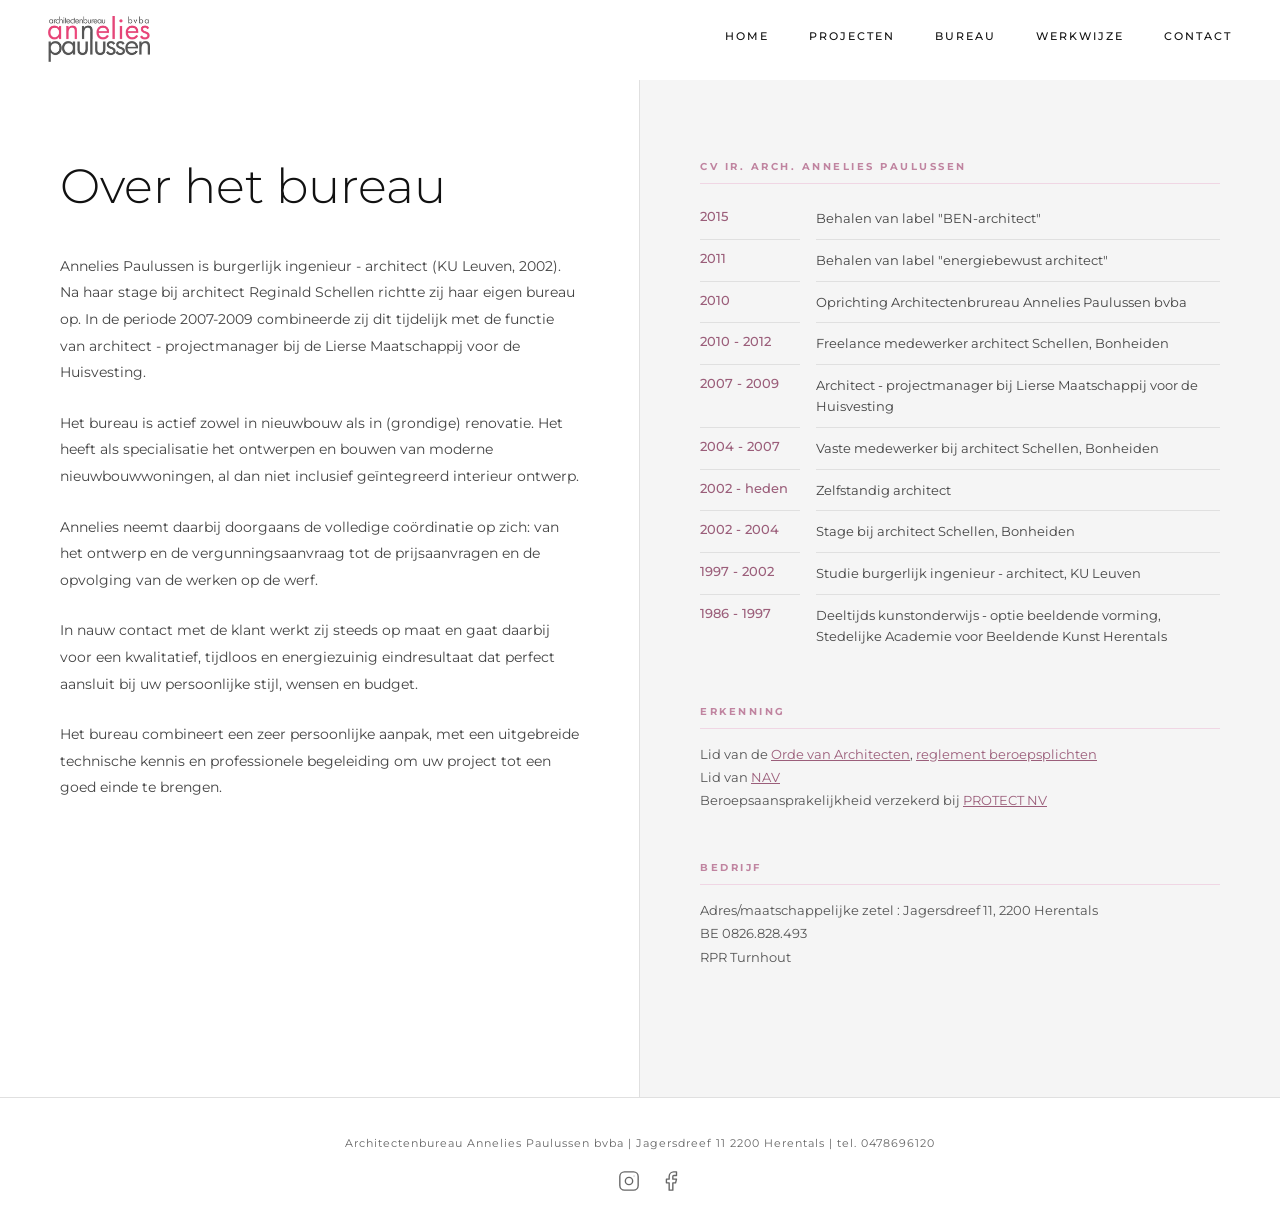
<file: bureau/index.html>
<!DOCTYPE html>
<html lang="nl">
<head>
<meta charset="UTF-8">
<meta name="viewport" content="width=device-width, initial-scale=1.0">
<title>Bureau – Annelies Paulussen Architectenbureau</title>
<link href="https://fonts.googleapis.com/css2?family=Cormorant+Garamond:ital,wght@0,300;0,400;0,500;1,300;1,400&family=Montserrat:wght@300;400;500;600&display=swap" rel="stylesheet">
<link rel="stylesheet" href="../css/style.css">
</head>
<body>
<nav id="navbar">
  <a href="../" aria-label="Home" class="logo-link">
    <img
      src="../images/logo.png"
      alt="Annelies Paulussen Architectenbureau"
      class="logo"
      onerror="this.style.display='none'; document.getElementById('logo-text').style.display='block'"
    >
    <div id="logo-text" style="display:none; cursor:pointer; font-family:'Cormorant Garamond',serif; font-size:18px; letter-spacing:1px;">
      <span style="color:var(--accent)">annelies</span><br>
      <span style="font-size:14px; letter-spacing:2px;">paulussen</span>
    </div>
  </a>

  <ul class="nav-links">
    <li><a href="../">Home</a></li>
    <li>
      <a href="../projecten/">Projecten</a>
      <div class="dropdown">
        <a href="../nieuwbouw/">Nieuwbouw</a>
        <a href="../renovatie/">Renovatie</a>
      </div>
    </li>
    <li><a href="./">Bureau</a></li>
    <li><a href="../werkwijze/">Werkwijze</a></li>
    <li><a href="../contact/">Contact</a></li>
  </ul>

  <button class="hamburger" id="hamburger" aria-label="Menu" onclick="toggleMobileNav()">
    <span></span><span></span><span></span>
  </button>
</nav>

<div class="mobile-nav-backdrop" id="mobileNavBackdrop" onclick="closeMobileNav()"></div>
<nav class="mobile-nav" id="mobileNav">
  <div class="mobile-nav-links">
    <a href="../" class="mn-link">Home</a>
    <a href="../projecten/" class="mn-link">Projecten</a>
    <a href="../nieuwbouw/" class="mn-sub">Nieuwbouw</a>
    <a href="../renovatie/" class="mn-sub">Renovatie</a>
    <a href="./" class="mn-link">Bureau</a>
    <a href="../werkwijze/" class="mn-link">Werkwijze</a>
    <a href="../contact/" class="mn-link">Contact</a>
  </div>
</nav>
<div id="bureau" class="page">
  <div class="bureau-content">
    <div class="bureau-text">
      <h2 class="reveal">Over het bureau</h2>
      <p class="reveal">Annelies Paulussen is burgerlijk ingenieur - architect (KU Leuven, 2002). Na haar stage bij architect Reginald Schellen richtte zij haar eigen bureau op. In de periode 2007-2009 combineerde zij dit tijdelijk met de functie van architect - projectmanager bij de Lierse Maatschappij voor de Huisvesting.</p>
      <p class="reveal">Het bureau is actief zowel in nieuwbouw als in (grondige) renovatie. Het heeft als specialisatie het ontwerpen en bouwen van moderne nieuwbouwwoningen, al dan niet inclusief geïntegreerd interieur ontwerp. </p>
      <p class="reveal">Annelies neemt daarbij doorgaans de volledige coördinatie op zich: van het ontwerp en de vergunningsaanvraag tot de prijsaanvragen en de opvolging van de werken op de werf.</p>
      <p class="reveal">In nauw contact met de klant werkt zij steeds op maat en gaat daarbij voor een kwalitatief, tijdloos en energiezuinig eindresultaat dat perfect aansluit bij uw persoonlijke stijl, wensen en budget.</p>
      <p class="reveal">Het bureau combineert een zeer persoonlijke aanpak, met een uitgebreide technische kennis en professionele begeleiding om uw project tot een goed einde te brengen.</p>
    </div>
    <div class="bureau-aside">
      <div class="info-block reveal">
        <h4>CV Ir. Arch. Annelies Paulussen</h4>
        <div class="cv-grid">
          <div class="cv-year">2015</div>
          <div class="cv-desc">Behalen van label "BEN-architect"</div>

          <div class="cv-year">2011</div>
          <div class="cv-desc">Behalen van label "energiebewust architect"</div>

          <div class="cv-year">2010</div>
          <div class="cv-desc">Oprichting Architectenbrureau Annelies Paulussen bvba</div>

          <div class="cv-year">2010 - 2012</div>
          <div class="cv-desc">Freelance medewerker architect Schellen, Bonheiden</div>

          <div class="cv-year">2007 - 2009</div>
          <div class="cv-desc">Architect - projectmanager bij Lierse Maatschappij voor de Huisvesting</div>

          <div class="cv-year">2004 - 2007</div>
          <div class="cv-desc">Vaste medewerker bij architect Schellen, Bonheiden</div>

          <div class="cv-year">2002 - heden</div>
          <div class="cv-desc">Zelfstandig architect</div>

          <div class="cv-year">2002 - 2004</div>
          <div class="cv-desc">Stage bij architect Schellen, Bonheiden</div>

          <div class="cv-year">1997 - 2002</div>
          <div class="cv-desc">Studie burgerlijk ingenieur - architect, KU Leuven</div>

          <div class="cv-year">1986 - 1997</div>
          <div class="cv-desc">Deeltijds kunstonderwijs - optie beeldende vorming, Stedelijke Academie voor Beeldende Kunst Herentals</div>
        </div>
      </div>
      <div class="info-block reveal">
        <h4>Erkenning</h4>
        <p>Lid van de <a href="https://www.architect.be" style="color:var(--accent-dark)">Orde van Architecten</a>, <a href="https://www.architect.be/architecten/reglement-van-beroepsplichten" style="color:var(--accent-dark)">reglement beroepsplichten</a> <br>Lid van <a href="https://www.nav.be" style="color:var(--accent-dark)">NAV<a/> <br>Beroepsaansprakelijkheid verzekerd bij <a href="https://protect.be" style="color:var(--accent-dark)">PROTECT NV<a/> </p>
      </div>
      <div class="info-block reveal">
        <h4>Bedrijf</h4>
        <p>Adres/maatschappelijke zetel :  Jagersdreef 11, 2200 Herentals<br>BE 0826.828.493<br>RPR Turnhout</p>
      </div>
    </div>
  </div>
  <footer>
    <div class="footer-address">
      Architectenbureau Annelies Paulussen bvba | Jagersdreef 11 2200 Herentals | tel. 0478696120
    </div>
    <div class="footer-social">
      <a href="https://www.instagram.com/architect_annelies_paulussen/" target="_blank" rel="noopener" aria-label="Instagram">
        <svg xmlns="http://www.w3.org/2000/svg" viewBox="0 0 24 24" fill="none" stroke="currentColor" stroke-width="1.5" stroke-linecap="round" stroke-linejoin="round">
          <rect x="2" y="2" width="20" height="20" rx="5" ry="5"/>
          <circle cx="12" cy="12" r="4"/>
          <circle cx="17.5" cy="6.5" r="0.5" fill="currentColor" stroke="none"/>
        </svg>
      </a>
      <a href="https://www.facebook.com/ArchitectenbureauAnneliesPaulussenbv/" target="_blank" rel="noopener" aria-label="Facebook">
        <svg xmlns="http://www.w3.org/2000/svg" viewBox="0 0 24 24" fill="none" stroke="currentColor" stroke-width="1.5" stroke-linecap="round" stroke-linejoin="round">
          <path d="M18 2h-3a5 5 0 0 0-5 5v3H7v4h3v8h4v-8h3l1-4h-4V7a1 1 0 0 1 1-1h3z"/>
        </svg>
      </a>
    </div>
  </footer>

</div>

<script src="../js/main.js"></script>
</body>
</html>
</file>
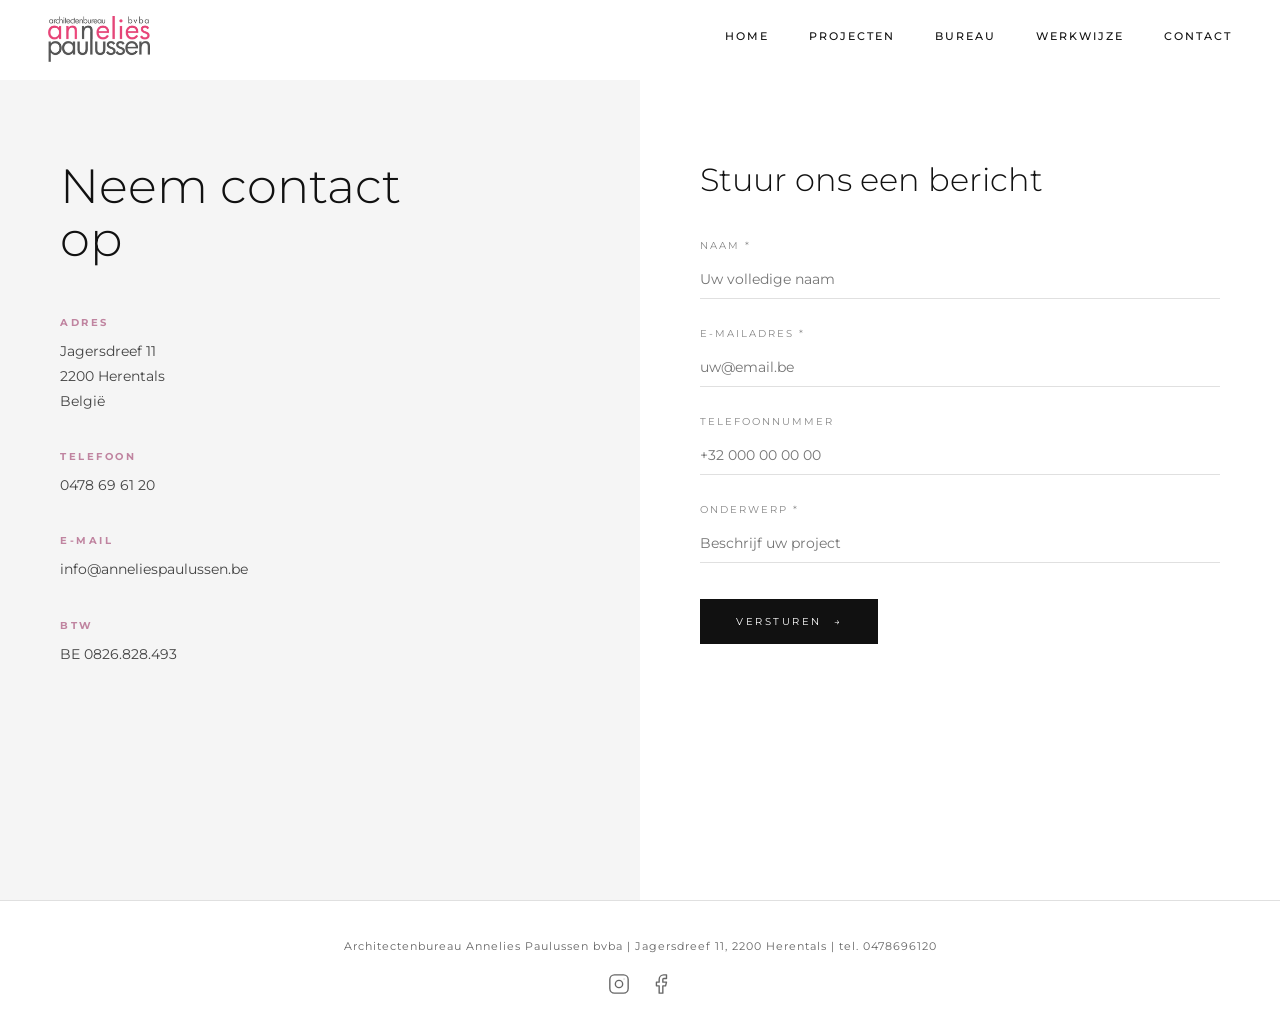
<file: contact/index.html>
<!DOCTYPE html>
<html lang="nl">
<head>
<meta charset="UTF-8">
<meta name="viewport" content="width=device-width, initial-scale=1.0">
<title>Contact – Annelies Paulussen Architectenbureau</title>
<link href="https://fonts.googleapis.com/css2?family=Cormorant+Garamond:ital,wght@0,300;0,400;0,500;1,300;1,400&family=Montserrat:wght@300;400;500;600&display=swap" rel="stylesheet">
<link rel="stylesheet" href="../css/style.css">
</head>
<body>
<nav id="navbar">
  <a href="../" aria-label="Home" class="logo-link">
    <img
      src="../images/logo.png"
      alt="Annelies Paulussen Architectenbureau"
      class="logo"
      onerror="this.style.display='none'; document.getElementById('logo-text').style.display='block'"
    >
    <div id="logo-text" style="display:none; cursor:pointer; font-family:'Cormorant Garamond',serif; font-size:18px; letter-spacing:1px;">
      <span style="color:var(--accent)">annelies</span><br>
      <span style="font-size:14px; letter-spacing:2px;">paulussen</span>
    </div>
  </a>

  <ul class="nav-links">
    <li><a href="../">Home</a></li>
    <li>
      <a href="../projecten/">Projecten</a>
      <div class="dropdown">
        <a href="../nieuwbouw/">Nieuwbouw</a>
        <a href="../renovatie/">Renovatie</a>
      </div>
    </li>
    <li><a href="../bureau/">Bureau</a></li>
    <li><a href="../werkwijze/">Werkwijze</a></li>
    <li><a href="./">Contact</a></li>
  </ul>

  <button class="hamburger" id="hamburger" aria-label="Menu" onclick="toggleMobileNav()">
    <span></span><span></span><span></span>
  </button>
</nav>

<div class="mobile-nav-backdrop" id="mobileNavBackdrop" onclick="closeMobileNav()"></div>
<nav class="mobile-nav" id="mobileNav">
  <div class="mobile-nav-links">
    <a href="../" class="mn-link">Home</a>
    <a href="../projecten/" class="mn-link">Projecten</a>
    <a href="../nieuwbouw/" class="mn-sub">Nieuwbouw</a>
    <a href="../renovatie/" class="mn-sub">Renovatie</a>
    <a href="../bureau/" class="mn-link">Bureau</a>
    <a href="../werkwijze/" class="mn-link">Werkwijze</a>
    <a href="./" class="mn-link">Contact</a>
  </div>
</nav>
<div id="contact" class="page">
  <div class="contact-layout">
    <div class="contact-info">
      <h2 class="reveal">Neem contact<br>op</h2>
      <div class="contact-detail reveal">
        <h4>Adres</h4>
        <p>Jagersdreef 11<br>2200 Herentals<br>België</p>
      </div>
      <div class="contact-detail reveal">
        <h4>Telefoon</h4>
        <a href="tel:+32478696120">0478 69 61 20</a>
      </div>
      <div class="contact-detail reveal">
        <h4>E-mail</h4>
        <a href="mailto:info@anneliespaulussen.be">info@anneliespaulussen.be</a>
      </div>
      <div class="contact-detail reveal">
        <h4>BTW</h4>
        <p>BE 0826.828.493</p>
      </div>
    </div>

    <div class="contact-form-wrap">
      <h3 class="reveal">Stuur ons een bericht</h3>
      <div id="contactFormWrap">
        <div class="form-group reveal">
          <label>Naam *</label>
          <input type="text" id="cNaam" placeholder="Uw volledige naam">
        </div>
        <div class="form-group reveal">
          <label>E-mailadres *</label>
          <input type="email" id="cEmail" placeholder="uw@email.be">
        </div>
        <div class="form-group reveal">
          <label>Telefoonnummer</label>
          <input type="tel" id="cTelefoonnummer" placeholder="+32 000 00 00 00">
        </div>
        <div class="form-group reveal">
          <label>Onderwerp *</label>
          <input type="text" id="cOnderwerp" placeholder="Beschrijf uw project">
        </div>
        <button class="submit-btn reveal" onclick="submitForm()">Versturen</button>
      </div>
      <div class="form-success" id="formSuccess">
        <h3>Bedankt!</h3>
        <p style="color:#666; font-size:14px; line-height:1.8;">Uw bericht is verstuurd. We nemen zo snel mogelijk contact met u op.</p>
      </div>
    </div>
  </div>
  <footer>
    <div class="footer-address">
      Architectenbureau Annelies Paulussen bvba | Jagersdreef 11, 2200 Herentals | tel. 0478696120
    </div>
    <div class="footer-social">
      <a href="https://www.instagram.com/architect_annelies_paulussen/" target="_blank" rel="noopener" aria-label="Instagram">
        <svg xmlns="http://www.w3.org/2000/svg" viewBox="0 0 24 24" fill="none" stroke="currentColor" stroke-width="1.5" stroke-linecap="round" stroke-linejoin="round">
          <rect x="2" y="2" width="20" height="20" rx="5" ry="5"/>
          <circle cx="12" cy="12" r="4"/>
          <circle cx="17.5" cy="6.5" r="0.5" fill="currentColor" stroke="none"/>
        </svg>
      </a>
      <a href="https://www.facebook.com/ArchitectenbureauAnneliesPaulussenbv/" target="_blank" rel="noopener" aria-label="Facebook">
        <svg xmlns="http://www.w3.org/2000/svg" viewBox="0 0 24 24" fill="none" stroke="currentColor" stroke-width="1.5" stroke-linecap="round" stroke-linejoin="round">
          <path d="M18 2h-3a5 5 0 0 0-5 5v3H7v4h3v8h4v-8h3l1-4h-4V7a1 1 0 0 1 1-1h3z"/>
        </svg>
      </a>
    </div>
  </footer>

</div>

<script src="../js/main.js"></script>
<script src="../js/contact.js"></script>
</body>
</html>
</file>
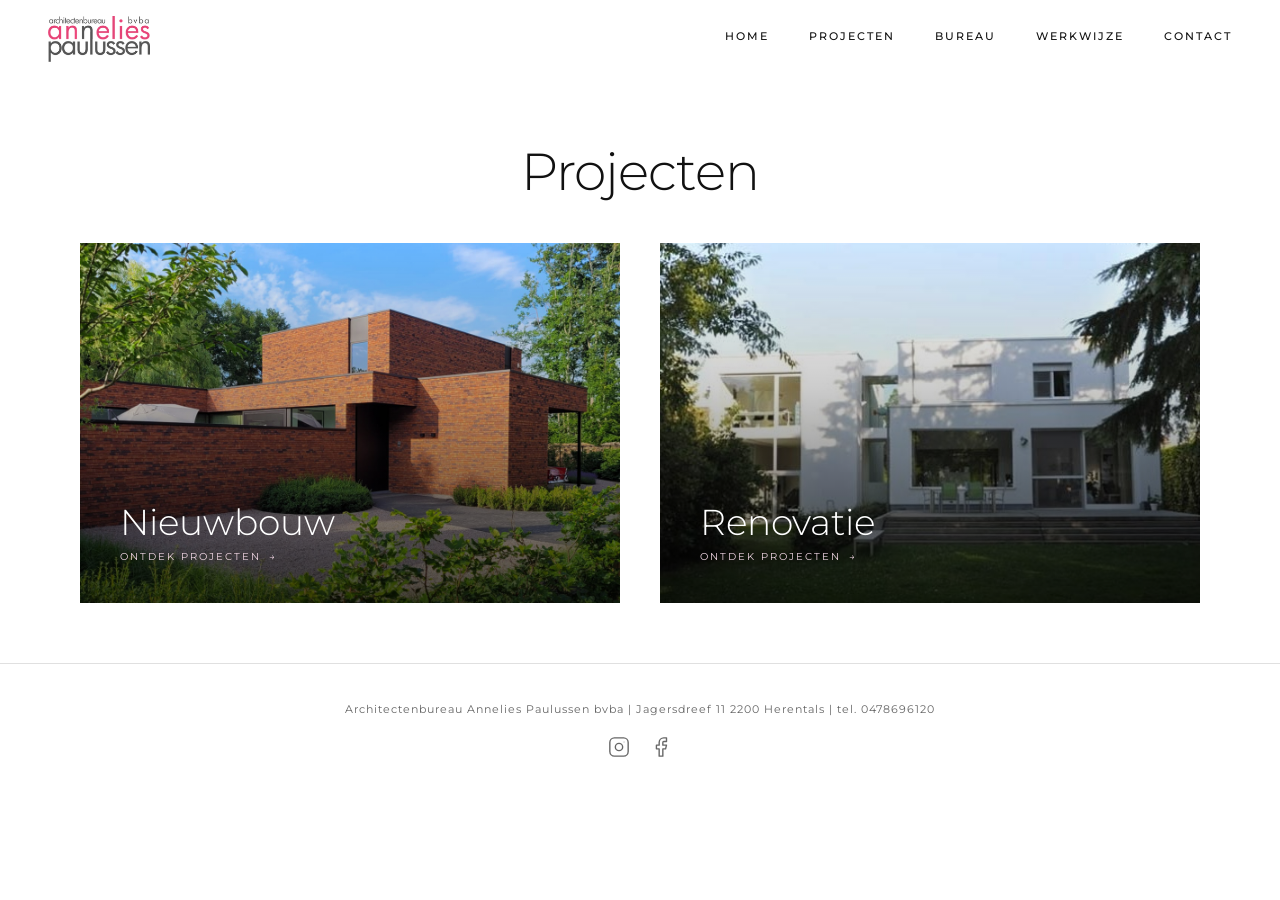
<file: projecten/index.html>
<!DOCTYPE html>
<html lang="nl">
<head>
<meta charset="UTF-8">
<meta name="viewport" content="width=device-width, initial-scale=1.0">
<title>Projecten – Annelies Paulussen Architectenbureau</title>
<link href="https://fonts.googleapis.com/css2?family=Cormorant+Garamond:ital,wght@0,300;0,400;0,500;1,300;1,400&family=Montserrat:wght@300;400;500;600&display=swap" rel="stylesheet">
<link rel="stylesheet" href="../css/style.css">
</head>
<body>
<nav id="navbar">
  <a href="../" aria-label="Home" class="logo-link">
    <img
      src="../images/logo.png"
      alt="Annelies Paulussen Architectenbureau"
      class="logo"
      onerror="this.style.display='none'; document.getElementById('logo-text').style.display='block'"
    >
    <div id="logo-text" style="display:none; cursor:pointer; font-family:'Cormorant Garamond',serif; font-size:18px; letter-spacing:1px;">
      <span style="color:var(--accent)">annelies</span><br>
      <span style="font-size:14px; letter-spacing:2px;">paulussen</span>
    </div>
  </a>

  <ul class="nav-links">
    <li><a href="../">Home</a></li>
    <li>
      <a href="./">Projecten</a>
      <div class="dropdown">
        <a href="../nieuwbouw/">Nieuwbouw</a>
        <a href="../renovatie/">Renovatie</a>
      </div>
    </li>
    <li><a href="../bureau/">Bureau</a></li>
    <li><a href="../werkwijze/">Werkwijze</a></li>
    <li><a href="../contact/">Contact</a></li>
  </ul>

  <button class="hamburger" id="hamburger" aria-label="Menu" onclick="toggleMobileNav()">
    <span></span><span></span><span></span>
  </button>
</nav>

<div class="mobile-nav-backdrop" id="mobileNavBackdrop" onclick="closeMobileNav()"></div>
<nav class="mobile-nav" id="mobileNav">
  <div class="mobile-nav-links">
    <a href="../" class="mn-link">Home</a>
    <a href="./" class="mn-link">Projecten</a>
    <a href="../nieuwbouw/" class="mn-sub">Nieuwbouw</a>
    <a href="../renovatie/" class="mn-sub">Renovatie</a>
    <a href="../bureau/" class="mn-link">Bureau</a>
    <a href="../werkwijze/" class="mn-link">Werkwijze</a>
    <a href="../contact/" class="mn-link">Contact</a>
  </div>
</nav>
<div id="projecten" class="page">
  <div class="page-header reveal">
    <h2>Projecten</h2>
  </div>
  <div class="projects-overview">
    <a class="project-category" href="../nieuwbouw/">
      <div class="project-category-bg cat-nieuwbouw"></div>
      <div class="project-category-overlay"></div>
      <div class="project-category-label">
        <h3>Nieuwbouw</h3>
        <p>Ontdek projecten</p>
      </div>
    </a>
    <a class="project-category" href="../renovatie/">
      <div class="project-category-bg cat-renovatie"></div>
      <div class="project-category-overlay"></div>
      <div class="project-category-label">
        <h3>Renovatie</h3>
        <p>Ontdek projecten</p>
      </div>
    </a>
  </div>
  <footer>
    <div class="footer-address">
      Architectenbureau Annelies Paulussen bvba | Jagersdreef 11 2200 Herentals | tel. 0478696120
    </div>
    <div class="footer-social">
      <a href="https://www.instagram.com/architect_annelies_paulussen/" target="_blank" rel="noopener" aria-label="Instagram">
        <svg xmlns="http://www.w3.org/2000/svg" viewBox="0 0 24 24" fill="none" stroke="currentColor" stroke-width="1.5" stroke-linecap="round" stroke-linejoin="round">
          <rect x="2" y="2" width="20" height="20" rx="5" ry="5"/>
          <circle cx="12" cy="12" r="4"/>
          <circle cx="17.5" cy="6.5" r="0.5" fill="currentColor" stroke="none"/>
        </svg>
      </a>
      <a href="https://www.facebook.com/ArchitectenbureauAnneliesPaulussenbv/" target="_blank" rel="noopener" aria-label="Facebook">
        <svg xmlns="http://www.w3.org/2000/svg" viewBox="0 0 24 24" fill="none" stroke="currentColor" stroke-width="1.5" stroke-linecap="round" stroke-linejoin="round">
          <path d="M18 2h-3a5 5 0 0 0-5 5v3H7v4h3v8h4v-8h3l1-4h-4V7a1 1 0 0 1 1-1h3z"/>
        </svg>
      </a>
    </div>
  </footer>

</div>

<script src="../js/main.js"></script>
</body>
</html>
</file>
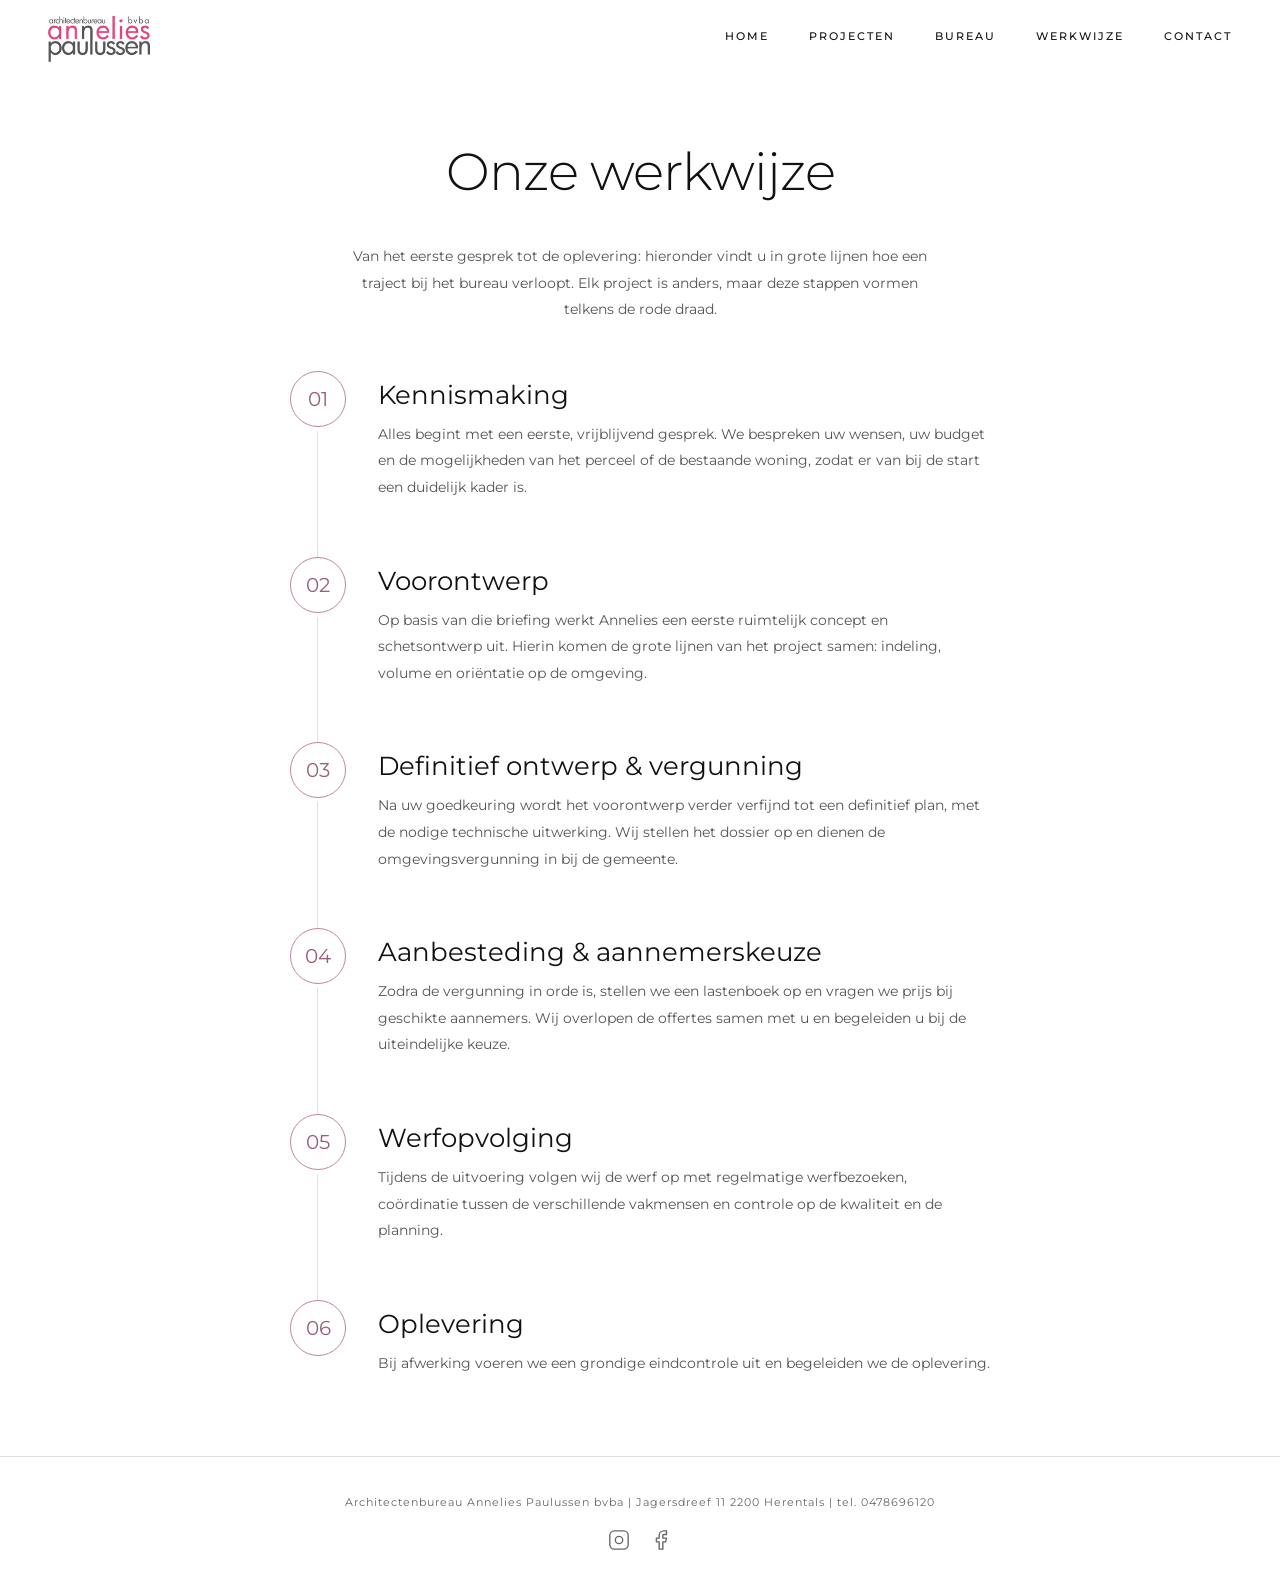
<file: werkwijze/index.html>
<!DOCTYPE html>
<html lang="nl">
<head>
<meta charset="UTF-8">
<meta name="viewport" content="width=device-width, initial-scale=1.0">
<title>Werkwijze – Annelies Paulussen Architectenbureau</title>
<link href="https://fonts.googleapis.com/css2?family=Cormorant+Garamond:ital,wght@0,300;0,400;0,500;1,300;1,400&family=Montserrat:wght@300;400;500;600&display=swap" rel="stylesheet">
<link rel="stylesheet" href="../css/style.css">
</head>
<body>
<nav id="navbar">
  <a href="../" aria-label="Home" class="logo-link">
    <img
      src="../images/logo.png"
      alt="Annelies Paulussen Architectenbureau"
      class="logo"
      onerror="this.style.display='none'; document.getElementById('logo-text').style.display='block'"
    >
    <div id="logo-text" style="display:none; cursor:pointer; font-family:'Cormorant Garamond',serif; font-size:18px; letter-spacing:1px;">
      <span style="color:var(--accent)">annelies</span><br>
      <span style="font-size:14px; letter-spacing:2px;">paulussen</span>
    </div>
  </a>

  <ul class="nav-links">
    <li><a href="../">Home</a></li>
    <li>
      <a href="../projecten/">Projecten</a>
      <div class="dropdown">
        <a href="../nieuwbouw/">Nieuwbouw</a>
        <a href="../renovatie/">Renovatie</a>
      </div>
    </li>
    <li><a href="../bureau/">Bureau</a></li>
    <li><a href="./">Werkwijze</a></li>
    <li><a href="../contact/">Contact</a></li>
  </ul>

  <button class="hamburger" id="hamburger" aria-label="Menu" onclick="toggleMobileNav()">
    <span></span><span></span><span></span>
  </button>
</nav>

<div class="mobile-nav-backdrop" id="mobileNavBackdrop" onclick="closeMobileNav()"></div>
<nav class="mobile-nav" id="mobileNav">
  <div class="mobile-nav-links">
    <a href="../" class="mn-link">Home</a>
    <a href="../projecten/" class="mn-link">Projecten</a>
    <a href="../nieuwbouw/" class="mn-sub">Nieuwbouw</a>
    <a href="../renovatie/" class="mn-sub">Renovatie</a>
    <a href="../bureau/" class="mn-link">Bureau</a>
    <a href="./" class="mn-link">Werkwijze</a>
    <a href="../contact/" class="mn-link">Contact</a>
  </div>
</nav>
<div id="werkwijze" class="page">
  <div class="page-header reveal">
    <h2>Onze werkwijze</h2>
  </div>
  <div class="werkwijze-intro reveal">
    <p>Van het eerste gesprek tot de oplevering: hieronder vindt u in grote lijnen hoe een traject bij het bureau verloopt. Elk project is anders, maar deze stappen vormen telkens de rode draad.</p>
  </div>
  <div class="werkwijze-steps">
    <div class="werkwijze-step reveal">
      <div class="werkwijze-step-number">01</div>
      <div class="werkwijze-step-content">
        <h3>Kennismaking</h3>
        <p>Alles begint met een eerste, vrijblijvend gesprek. We bespreken uw wensen, uw budget en de mogelijkheden van het perceel of de bestaande woning, zodat er van bij de start een duidelijk kader is.</p>
      </div>
    </div>
    <div class="werkwijze-step reveal">
      <div class="werkwijze-step-number">02</div>
      <div class="werkwijze-step-content">
        <h3>Voorontwerp</h3>
        <p>Op basis van die briefing werkt Annelies een eerste ruimtelijk concept en schetsontwerp uit. Hierin komen de grote lijnen van het project samen: indeling, volume en oriëntatie op de omgeving.</p>
      </div>
    </div>
    <div class="werkwijze-step reveal">
      <div class="werkwijze-step-number">03</div>
      <div class="werkwijze-step-content">
        <h3>Definitief ontwerp &amp; vergunning</h3>
        <p>Na uw goedkeuring wordt het voorontwerp verder verfijnd tot een definitief plan, met de nodige technische uitwerking. Wij stellen het dossier op en dienen de omgevingsvergunning in bij de gemeente.</p>
      </div>
    </div>
    <div class="werkwijze-step reveal">
      <div class="werkwijze-step-number">04</div>
      <div class="werkwijze-step-content">
        <h3>Aanbesteding &amp; aannemerskeuze</h3>
        <p>Zodra de vergunning in orde is, stellen we een lastenboek op en vragen we prijs bij geschikte aannemers. Wij overlopen de offertes samen met u en begeleiden u bij de uiteindelijke keuze.</p>
      </div>
    </div>
    <div class="werkwijze-step reveal">
      <div class="werkwijze-step-number">05</div>
      <div class="werkwijze-step-content">
        <h3>Werfopvolging</h3>
        <p>Tijdens de uitvoering volgen wij de werf op met regelmatige werfbezoeken, coördinatie tussen de verschillende vakmensen en controle op de kwaliteit en de planning.</p>
      </div>
    </div>
    <div class="werkwijze-step reveal">
      <div class="werkwijze-step-number">06</div>
      <div class="werkwijze-step-content">
        <h3>Oplevering</h3>
        <p>Bij afwerking voeren we een grondige eindcontrole uit en begeleiden we de oplevering.</p>
      </div>
    </div>
  </div>
  <footer>
    <div class="footer-address">
      Architectenbureau Annelies Paulussen bvba | Jagersdreef 11 2200 Herentals | tel. 0478696120
    </div>
    <div class="footer-social">
      <a href="https://www.instagram.com/architect_annelies_paulussen/" target="_blank" rel="noopener" aria-label="Instagram">
        <svg xmlns="http://www.w3.org/2000/svg" viewBox="0 0 24 24" fill="none" stroke="currentColor" stroke-width="1.5" stroke-linecap="round" stroke-linejoin="round">
          <rect x="2" y="2" width="20" height="20" rx="5" ry="5"/>
          <circle cx="12" cy="12" r="4"/>
          <circle cx="17.5" cy="6.5" r="0.5" fill="currentColor" stroke="none"/>
        </svg>
      </a>
      <a href="https://www.facebook.com/ArchitectenbureauAnneliesPaulussenbv/" target="_blank" rel="noopener" aria-label="Facebook">
        <svg xmlns="http://www.w3.org/2000/svg" viewBox="0 0 24 24" fill="none" stroke="currentColor" stroke-width="1.5" stroke-linecap="round" stroke-linejoin="round">
          <path d="M18 2h-3a5 5 0 0 0-5 5v3H7v4h3v8h4v-8h3l1-4h-4V7a1 1 0 0 1 1-1h3z"/>
        </svg>
      </a>
    </div>
  </footer>

</div>

<script src="../js/main.js"></script>
</body>
</html>
</file>
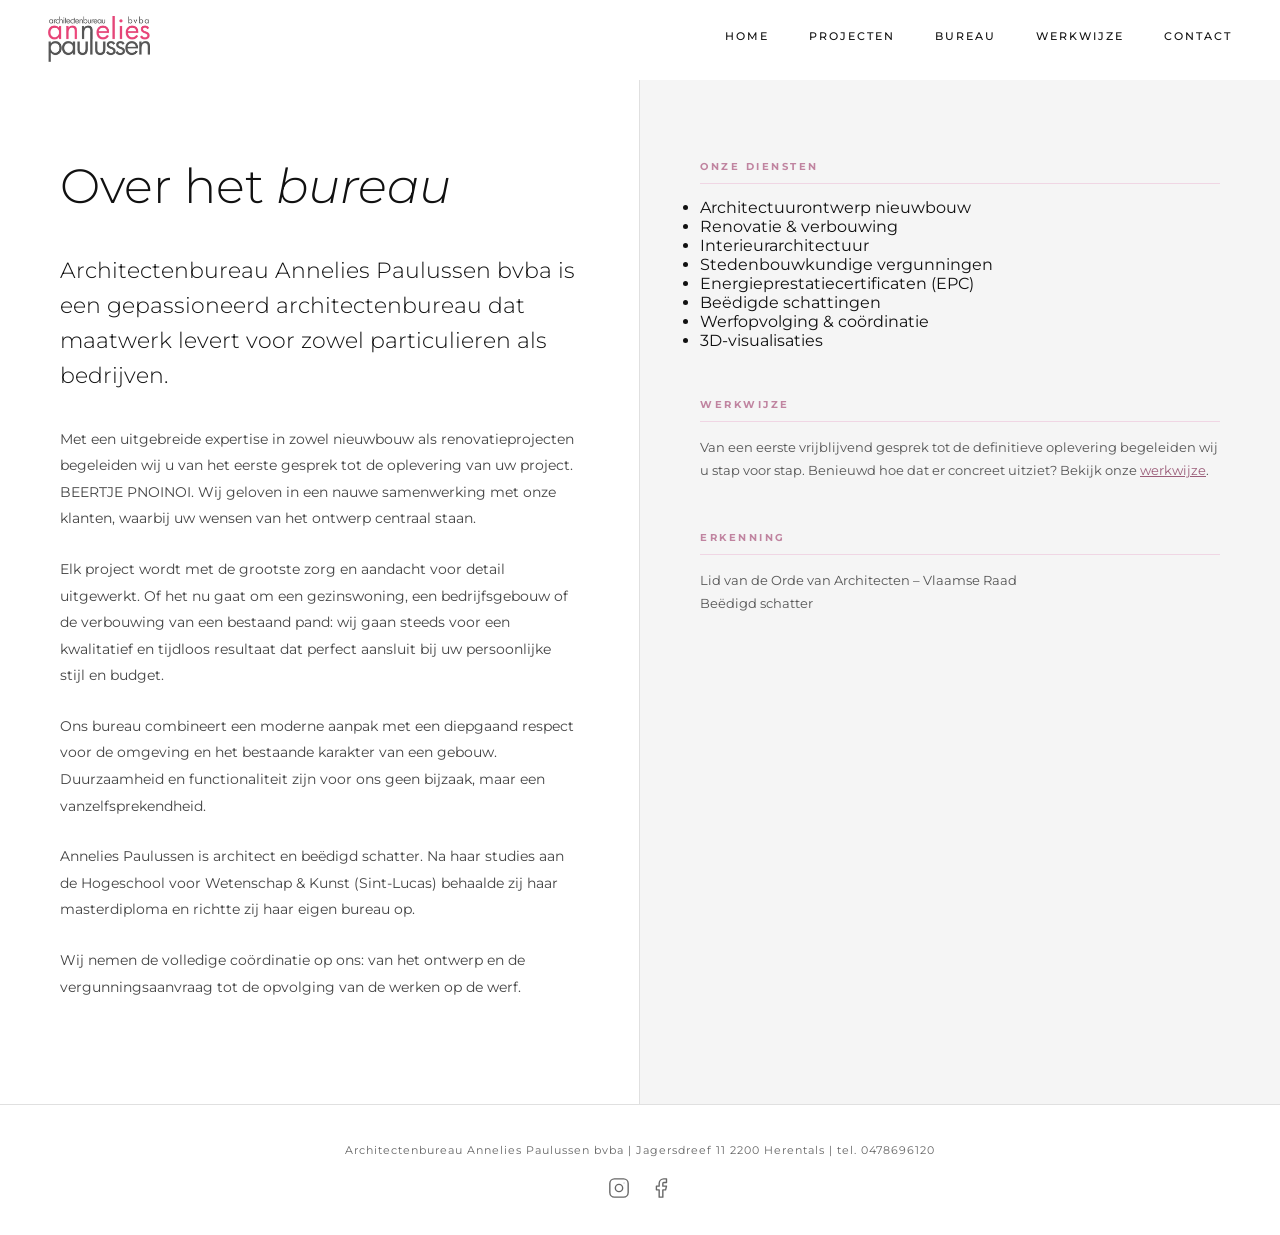
<file: bureau.html>
<!DOCTYPE html>
<html lang="nl">
<head>
<meta charset="UTF-8">
<meta name="viewport" content="width=device-width, initial-scale=1.0">
<title>Bureau – Annelies Paulussen Architectenbureau</title>
<link href="https://fonts.googleapis.com/css2?family=Cormorant+Garamond:ital,wght@0,300;0,400;0,500;1,300;1,400&family=Montserrat:wght@300;400;500;600&display=swap" rel="stylesheet">
<link rel="stylesheet" href="css/style.css">
</head>
<body>
<nav id="navbar">
  <a href="index.html" aria-label="Home" class="logo-link">
    <img
      src="images/logo.png"
      alt="Annelies Paulussen Architectenbureau"
      class="logo"
      onerror="this.style.display='none'; document.getElementById('logo-text').style.display='block'"
    >
    <div id="logo-text" style="display:none; cursor:pointer; font-family:'Cormorant Garamond',serif; font-size:18px; letter-spacing:1px;">
      <span style="color:var(--accent)">annelies</span><br>
      <span style="font-size:14px; letter-spacing:2px;">paulussen</span>
    </div>
  </a>

  <ul class="nav-links">
    <li><a href="index.html">Home</a></li>
    <li>
      <a href="projecten.html">Projecten</a>
      <div class="dropdown">
        <a href="nieuwbouw.html">Nieuwbouw</a>
        <a href="renovatie.html">Renovatie</a>
      </div>
    </li>
    <li><a href="bureau.html">Bureau</a></li>
    <li><a href="werkwijze.html">Werkwijze</a></li>
    <li><a href="contact.html">Contact</a></li>
  </ul>

  <button class="hamburger" id="hamburger" aria-label="Menu" onclick="toggleMobileNav()">
    <span></span><span></span><span></span>
  </button>
</nav>

<div class="mobile-nav-backdrop" id="mobileNavBackdrop" onclick="closeMobileNav()"></div>
<nav class="mobile-nav" id="mobileNav">
  <div class="mobile-nav-links">
    <a href="index.html" class="mn-link">Home</a>
    <a href="projecten.html" class="mn-link">Projecten</a>
    <a href="nieuwbouw.html" class="mn-sub">Nieuwbouw</a>
    <a href="renovatie.html" class="mn-sub">Renovatie</a>
    <a href="bureau.html" class="mn-link">Bureau</a>
    <a href="werkwijze.html" class="mn-link">Werkwijze</a>
    <a href="contact.html" class="mn-link">Contact</a>
  </div>
</nav>
<div id="bureau" class="page">
  <div class="bureau-content">
    <div class="bureau-text">
      <h2 class="reveal">Over het <em>bureau</em></h2>
      <p class="lead reveal">Architectenbureau Annelies Paulussen bvba is een gepassioneerd architectenbureau dat maatwerk levert voor zowel particulieren als bedrijven.</p>
      <p class="reveal">Met een uitgebreide expertise in zowel nieuwbouw als renovatieprojecten begeleiden wij u van het eerste gesprek tot de oplevering van uw project. BEERTJE PNOINOI. Wij geloven in een nauwe samenwerking met onze klanten, waarbij uw wensen van het ontwerp centraal staan.</p>
      <p class="reveal">Elk project wordt met de grootste zorg en aandacht voor detail uitgewerkt. Of het nu gaat om een gezinswoning, een bedrijfsgebouw of de verbouwing van een bestaand pand: wij gaan steeds voor een kwalitatief en tijdloos resultaat dat perfect aansluit bij uw persoonlijke stijl en budget.</p>
      <p class="reveal">Ons bureau combineert een moderne aanpak met een diepgaand respect voor de omgeving en het bestaande karakter van een gebouw. Duurzaamheid en functionaliteit zijn voor ons geen bijzaak, maar een vanzelfsprekendheid.</p>
      <p class="reveal">Annelies Paulussen is architect en beëdigd schatter. Na haar studies aan de Hogeschool voor Wetenschap &amp; Kunst (Sint-Lucas) behaalde zij haar masterdiploma en richtte zij haar eigen bureau op.</p>
      <p class="reveal">Wij nemen de volledige coördinatie op ons: van het ontwerp en de vergunningsaanvraag tot de opvolging van de werken op de werf.</p>
    </div>
    <div class="bureau-aside">
      <div class="info-block reveal">
        <h4>Onze diensten</h4>
        <ul class="diensten-list">
          <li>Architectuurontwerp nieuwbouw</li>
          <li>Renovatie &amp; verbouwing</li>
          <li>Interieurarchitectuur</li>
          <li>Stedenbouwkundige vergunningen</li>
          <li>Energieprestatiecertificaten (EPC)</li>
          <li>Beëdigde schattingen</li>
          <li>Werfopvolging &amp; coördinatie</li>
          <li>3D-visualisaties</li>
        </ul>
      </div>
      <div class="info-block reveal">
        <h4>Werkwijze</h4>
        <p>Van een eerste vrijblijvend gesprek tot de definitieve oplevering begeleiden wij u stap voor stap. Benieuwd hoe dat er concreet uitziet? Bekijk onze <a href="/werkwijze.html" style="color:var(--accent-dark); text-decoration:underline;">werkwijze</a>.</p>
      </div>
      <div class="info-block reveal">
        <h4>Erkenning</h4>
        <p>Lid van de Orde van Architecten – Vlaamse Raad<br>Beëdigd schatter</p>
      </div>
    </div>
  </div>
  <footer>
    <div class="footer-address">
      Architectenbureau Annelies Paulussen bvba | Jagersdreef 11 2200 Herentals | tel. 0478696120
    </div>
    <div class="footer-social">
      <a href="https://www.instagram.com/" target="_blank" rel="noopener" aria-label="Instagram">
        <svg xmlns="http://www.w3.org/2000/svg" viewBox="0 0 24 24" fill="none" stroke="currentColor" stroke-width="1.5" stroke-linecap="round" stroke-linejoin="round">
          <rect x="2" y="2" width="20" height="20" rx="5" ry="5"/>
          <circle cx="12" cy="12" r="4"/>
          <circle cx="17.5" cy="6.5" r="0.5" fill="currentColor" stroke="none"/>
        </svg>
      </a>
      <a href="https://www.facebook.com/" target="_blank" rel="noopener" aria-label="Facebook">
        <svg xmlns="http://www.w3.org/2000/svg" viewBox="0 0 24 24" fill="none" stroke="currentColor" stroke-width="1.5" stroke-linecap="round" stroke-linejoin="round">
          <path d="M18 2h-3a5 5 0 0 0-5 5v3H7v4h3v8h4v-8h3l1-4h-4V7a1 1 0 0 1 1-1h3z"/>
        </svg>
      </a>
    </div>
  </footer>

</div>

<script src="js/main.js"></script>
</body>
</html>
</file>
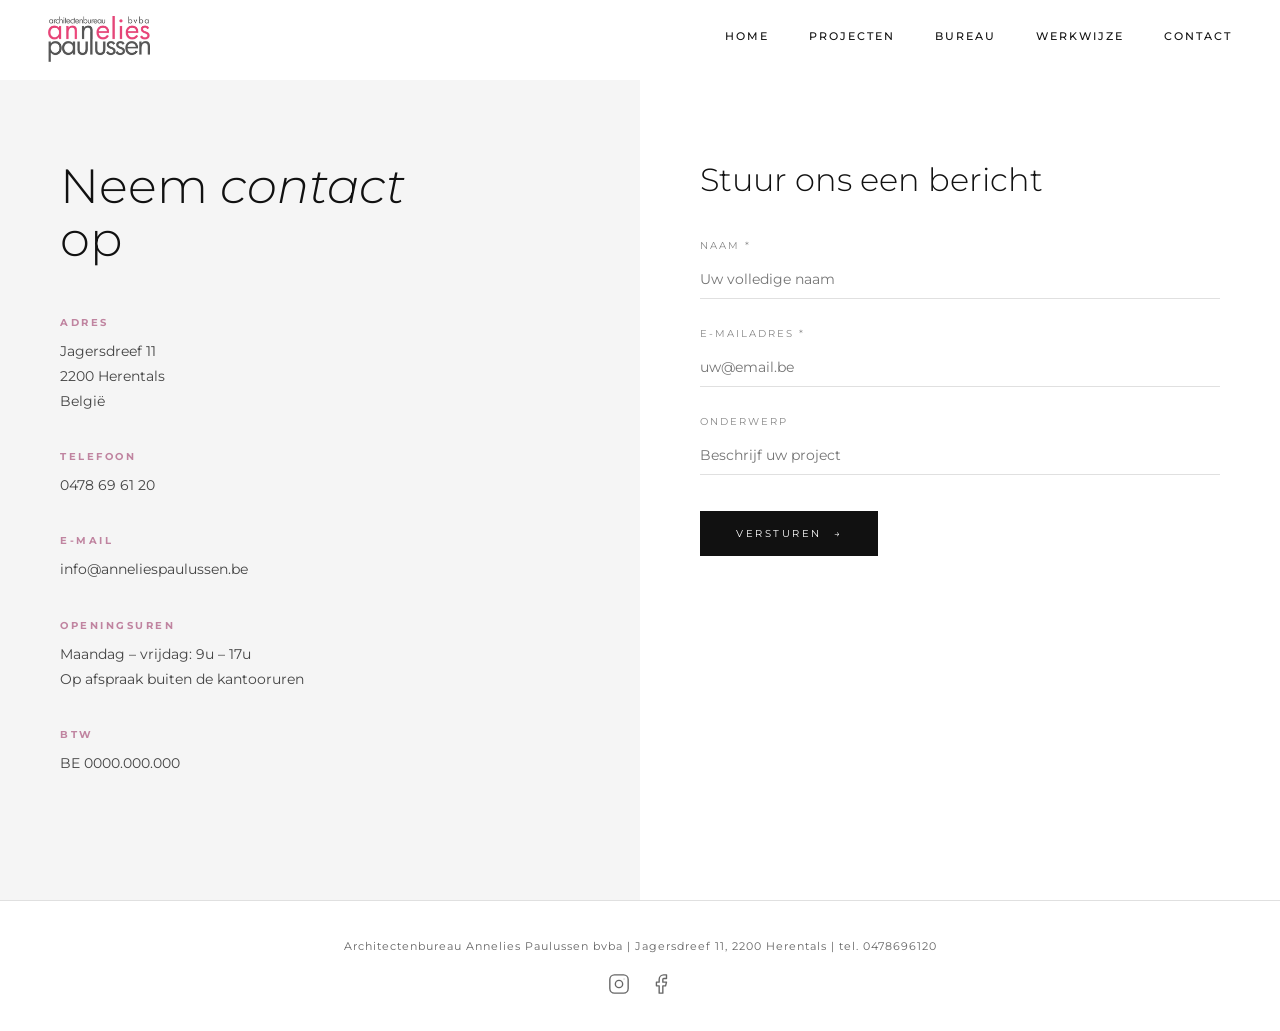
<file: contact-2.html>
<!DOCTYPE html>
<html lang="nl">
<head>
<meta charset="UTF-8">
<meta name="viewport" content="width=device-width, initial-scale=1.0">
<title>Contact – Annelies Paulussen Architectenbureau</title>
<link href="https://fonts.googleapis.com/css2?family=Cormorant+Garamond:ital,wght@0,300;0,400;0,500;1,300;1,400&family=Montserrat:wght@300;400;500;600&display=swap" rel="stylesheet">
<link rel="stylesheet" href="/css/style.css">
</head>
<body>
<nav id="navbar">
  <a href="/" aria-label="Home" class="logo-link">
    <img
      src="/images/logo.png"
      alt="Annelies Paulussen Architectenbureau"
      class="logo"
      onerror="this.style.display='none'; document.getElementById('logo-text').style.display='block'"
    >
    <div id="logo-text" style="display:none; cursor:pointer; font-family:'Cormorant Garamond',serif; font-size:18px; letter-spacing:1px;">
      <span style="color:var(--accent)">annelies</span><br>
      <span style="font-size:14px; letter-spacing:2px;">paulussen</span>
    </div>
  </a>

  <ul class="nav-links">
    <li><a href="/">Home</a></li>
    <li>
      <a href="/projecten.html">Projecten</a>
      <div class="dropdown">
        <a href="/nieuwbouw.html">Nieuwbouw</a>
        <a href="/renovatie.html">Renovatie</a>
      </div>
    </li>
    <li><a href="/bureau.html">Bureau</a></li>
    <li><a href="/werkwijze.html">Werkwijze</a></li>
    <li><a href="/contact.html">Contact</a></li>
  </ul>

  <button class="hamburger" id="hamburger" aria-label="Menu" onclick="toggleMobileNav()">
    <span></span><span></span><span></span>
  </button>
</nav>

<div class="mobile-nav-backdrop" id="mobileNavBackdrop" onclick="closeMobileNav()"></div>
<nav class="mobile-nav" id="mobileNav">
  <div class="mobile-nav-links">
    <a href="/" class="mn-link">Home</a>
    <a href="/projecten.html" class="mn-link">Projecten</a>
    <a href="/nieuwbouw.html" class="mn-sub">Nieuwbouw</a>
    <a href="/renovatie.html" class="mn-sub">Renovatie</a>
    <a href="/bureau.html" class="mn-link">Bureau</a>
    <a href="/werkwijze.html" class="mn-link">Werkwijze</a>
    <a href="/contact.html" class="mn-link">Contact</a>
  </div>
</nav>
<div id="contact" class="page">
  <div class="contact-layout">
    <div class="contact-info">
      <h2 class="reveal">Neem <em>contact</em><br>op</h2>
      <div class="contact-detail reveal">
        <h4>Adres</h4>
        <p>Jagersdreef 11<br>2200 Herentals<br>België</p>
      </div>
      <div class="contact-detail reveal">
        <h4>Telefoon</h4>
        <a href="tel:+32478696120">0478 69 61 20</a>
      </div>
      <div class="contact-detail reveal">
        <h4>E-mail</h4>
        <a href="mailto:info@anneliespaulussen.be">info@anneliespaulussen.be</a>
      </div>
      <div class="contact-detail reveal">
        <h4>Openingsuren</h4>
        <p>Maandag – vrijdag: 9u – 17u<br>Op afspraak buiten de kantooruren</p>
      </div>
      <div class="contact-detail reveal">
        <h4>BTW</h4>
        <p>BE 0000.000.000</p>
      </div>
    </div>

    <div class="contact-form-wrap">
      <h3 class="reveal">Stuur ons een bericht</h3>
      <div id="contactFormWrap">
        <div class="form-group reveal">
          <label>Naam *</label>
          <input type="text" id="cNaam" placeholder="Uw volledige naam">
        </div>
        <div class="form-group reveal">
          <label>E-mailadres *</label>
          <input type="email" id="cEmail" placeholder="uw@email.be">
        </div>
        <div class="form-group reveal">
          <label>Onderwerp</label>
          <input type="text" id="cOnderwerp" placeholder="Beschrijf uw project">
        </div>
        <button class="submit-btn reveal" onclick="submitForm()">Versturen</button>
      </div>
      <div class="form-success" id="formSuccess">
        <h3>Bedankt!</h3>
        <p style="color:#666; font-size:14px; line-height:1.8;">Uw bericht is verstuurd. We nemen zo snel mogelijk contact met u op.</p>
      </div>
    </div>
  </div>
  <footer>
    <div class="footer-address">
      Architectenbureau Annelies Paulussen bvba | Jagersdreef 11, 2200 Herentals | tel. 0478696120
    </div>
    <div class="footer-social">
      <a href="https://www.instagram.com/" target="_blank" rel="noopener" aria-label="Instagram">
        <svg xmlns="http://www.w3.org/2000/svg" viewBox="0 0 24 24" fill="none" stroke="currentColor" stroke-width="1.5" stroke-linecap="round" stroke-linejoin="round">
          <rect x="2" y="2" width="20" height="20" rx="5" ry="5"/>
          <circle cx="12" cy="12" r="4"/>
          <circle cx="17.5" cy="6.5" r="0.5" fill="currentColor" stroke="none"/>
        </svg>
      </a>
      <a href="https://www.facebook.com/" target="_blank" rel="noopener" aria-label="Facebook">
        <svg xmlns="http://www.w3.org/2000/svg" viewBox="0 0 24 24" fill="none" stroke="currentColor" stroke-width="1.5" stroke-linecap="round" stroke-linejoin="round">
          <path d="M18 2h-3a5 5 0 0 0-5 5v3H7v4h3v8h4v-8h3l1-4h-4V7a1 1 0 0 1 1-1h3z"/>
        </svg>
      </a>
    </div>
  </footer>

</div>

<script src="/js/main.js"></script>
<script src="/js/contact.js"></script>
</body>
</html>
</file>
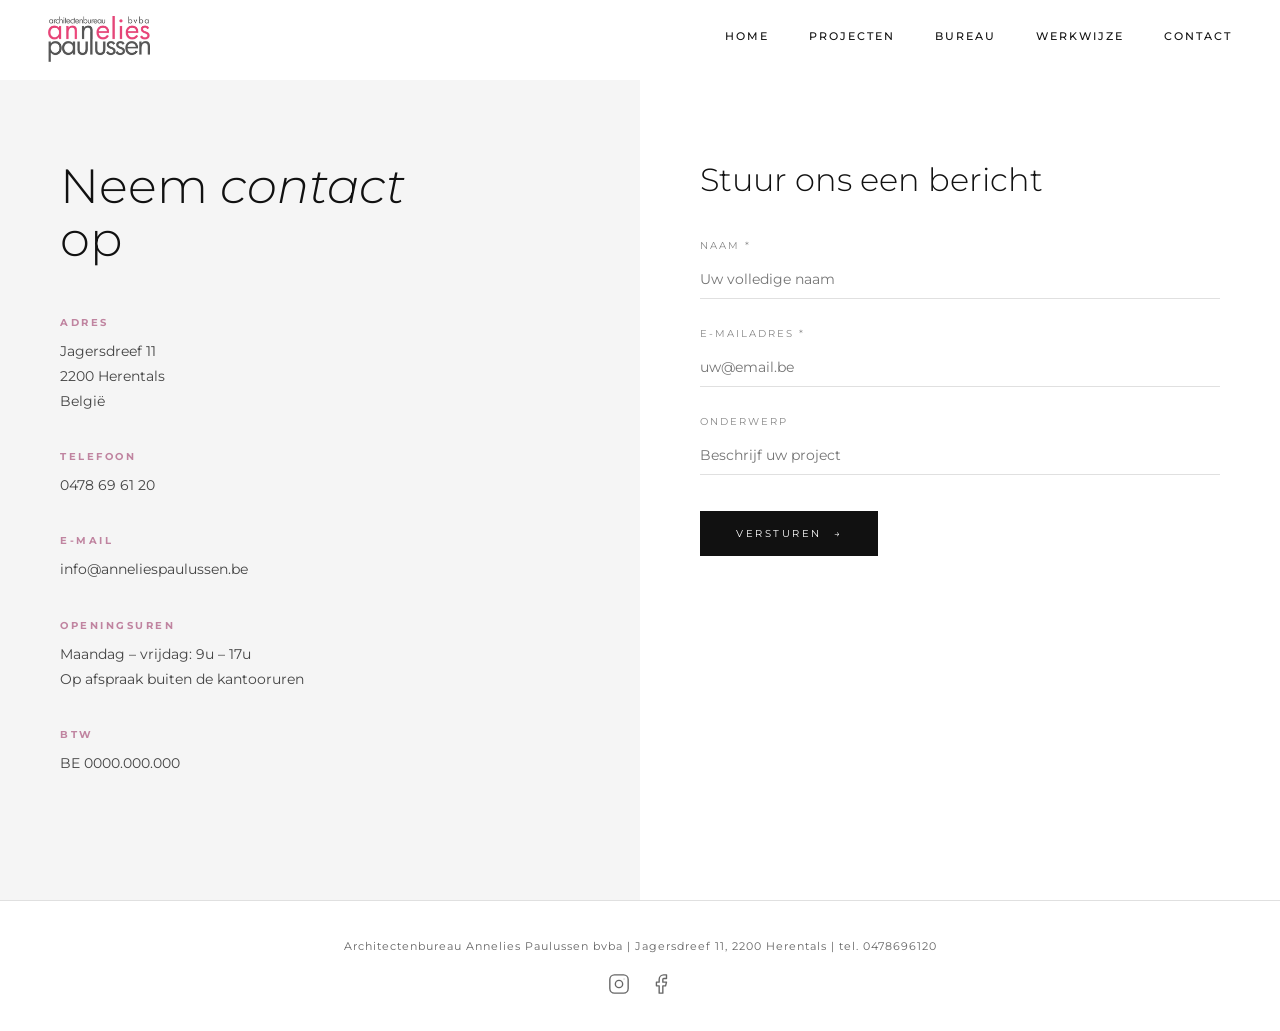
<file: contact.html>
<!DOCTYPE html>
<html lang="nl">
<head>
<meta charset="UTF-8">
<meta name="viewport" content="width=device-width, initial-scale=1.0">
<title>Contact – Annelies Paulussen Architectenbureau</title>
<link href="https://fonts.googleapis.com/css2?family=Cormorant+Garamond:ital,wght@0,300;0,400;0,500;1,300;1,400&family=Montserrat:wght@300;400;500;600&display=swap" rel="stylesheet">
<link rel="stylesheet" href="css/style.css">
</head>
<body>
<nav id="navbar">
  <a href="index.html" aria-label="Home" class="logo-link">
    <img
      src="images/logo.png"
      alt="Annelies Paulussen Architectenbureau"
      class="logo"
      onerror="this.style.display='none'; document.getElementById('logo-text').style.display='block'"
    >
    <div id="logo-text" style="display:none; cursor:pointer; font-family:'Cormorant Garamond',serif; font-size:18px; letter-spacing:1px;">
      <span style="color:var(--accent)">annelies</span><br>
      <span style="font-size:14px; letter-spacing:2px;">paulussen</span>
    </div>
  </a>

  <ul class="nav-links">
    <li><a href="index.html">Home</a></li>
    <li>
      <a href="projecten.html">Projecten</a>
      <div class="dropdown">
        <a href="nieuwbouw.html">Nieuwbouw</a>
        <a href="renovatie.html">Renovatie</a>
      </div>
    </li>
    <li><a href="bureau.html">Bureau</a></li>
    <li><a href="werkwijze.html">Werkwijze</a></li>
    <li><a href="contact.html">Contact</a></li>
  </ul>

  <button class="hamburger" id="hamburger" aria-label="Menu" onclick="toggleMobileNav()">
    <span></span><span></span><span></span>
  </button>
</nav>

<div class="mobile-nav-backdrop" id="mobileNavBackdrop" onclick="closeMobileNav()"></div>
<nav class="mobile-nav" id="mobileNav">
  <div class="mobile-nav-links">
    <a href="index.html" class="mn-link">Home</a>
    <a href="projecten.html" class="mn-link">Projecten</a>
    <a href="nieuwbouw.html" class="mn-sub">Nieuwbouw</a>
    <a href="renovatie.html" class="mn-sub">Renovatie</a>
    <a href="bureau.html" class="mn-link">Bureau</a>
    <a href="werkwijze.html" class="mn-link">Werkwijze</a>
    <a href="contact.html" class="mn-link">Contact</a>
  </div>
</nav>
<div id="contact" class="page">
  <div class="contact-layout">
    <div class="contact-info">
      <h2 class="reveal">Neem <em>contact</em><br>op</h2>
      <div class="contact-detail reveal">
        <h4>Adres</h4>
        <p>Jagersdreef 11<br>2200 Herentals<br>België</p>
      </div>
      <div class="contact-detail reveal">
        <h4>Telefoon</h4>
        <a href="tel:+32478696120">0478 69 61 20</a>
      </div>
      <div class="contact-detail reveal">
        <h4>E-mail</h4>
        <a href="mailto:info@anneliespaulussen.be">info@anneliespaulussen.be</a>
      </div>
      <div class="contact-detail reveal">
        <h4>Openingsuren</h4>
        <p>Maandag – vrijdag: 9u – 17u<br>Op afspraak buiten de kantooruren</p>
      </div>
      <div class="contact-detail reveal">
        <h4>BTW</h4>
        <p>BE 0000.000.000</p>
      </div>
    </div>

    <div class="contact-form-wrap">
      <h3 class="reveal">Stuur ons een bericht</h3>
      <div id="contactFormWrap">
        <div class="form-group reveal">
          <label>Naam *</label>
          <input type="text" id="cNaam" placeholder="Uw volledige naam">
        </div>
        <div class="form-group reveal">
          <label>E-mailadres *</label>
          <input type="email" id="cEmail" placeholder="uw@email.be">
        </div>
        <div class="form-group reveal">
          <label>Onderwerp</label>
          <input type="text" id="cOnderwerp" placeholder="Beschrijf uw project">
        </div>
        <button class="submit-btn reveal" onclick="submitForm()">Versturen</button>
      </div>
      <div class="form-success" id="formSuccess">
        <h3>Bedankt!</h3>
        <p style="color:#666; font-size:14px; line-height:1.8;">Uw bericht is verstuurd. We nemen zo snel mogelijk contact met u op.</p>
      </div>
    </div>
  </div>
  <footer>
    <div class="footer-address">
      Architectenbureau Annelies Paulussen bvba | Jagersdreef 11, 2200 Herentals | tel. 0478696120
    </div>
    <div class="footer-social">
      <a href="https://www.instagram.com/" target="_blank" rel="noopener" aria-label="Instagram">
        <svg xmlns="http://www.w3.org/2000/svg" viewBox="0 0 24 24" fill="none" stroke="currentColor" stroke-width="1.5" stroke-linecap="round" stroke-linejoin="round">
          <rect x="2" y="2" width="20" height="20" rx="5" ry="5"/>
          <circle cx="12" cy="12" r="4"/>
          <circle cx="17.5" cy="6.5" r="0.5" fill="currentColor" stroke="none"/>
        </svg>
      </a>
      <a href="https://www.facebook.com/" target="_blank" rel="noopener" aria-label="Facebook">
        <svg xmlns="http://www.w3.org/2000/svg" viewBox="0 0 24 24" fill="none" stroke="currentColor" stroke-width="1.5" stroke-linecap="round" stroke-linejoin="round">
          <path d="M18 2h-3a5 5 0 0 0-5 5v3H7v4h3v8h4v-8h3l1-4h-4V7a1 1 0 0 1 1-1h3z"/>
        </svg>
      </a>
    </div>
  </footer>

</div>

<script src="js/main.js"></script>
<script src="js/contact.js"></script>
</body>
</html>
</file>
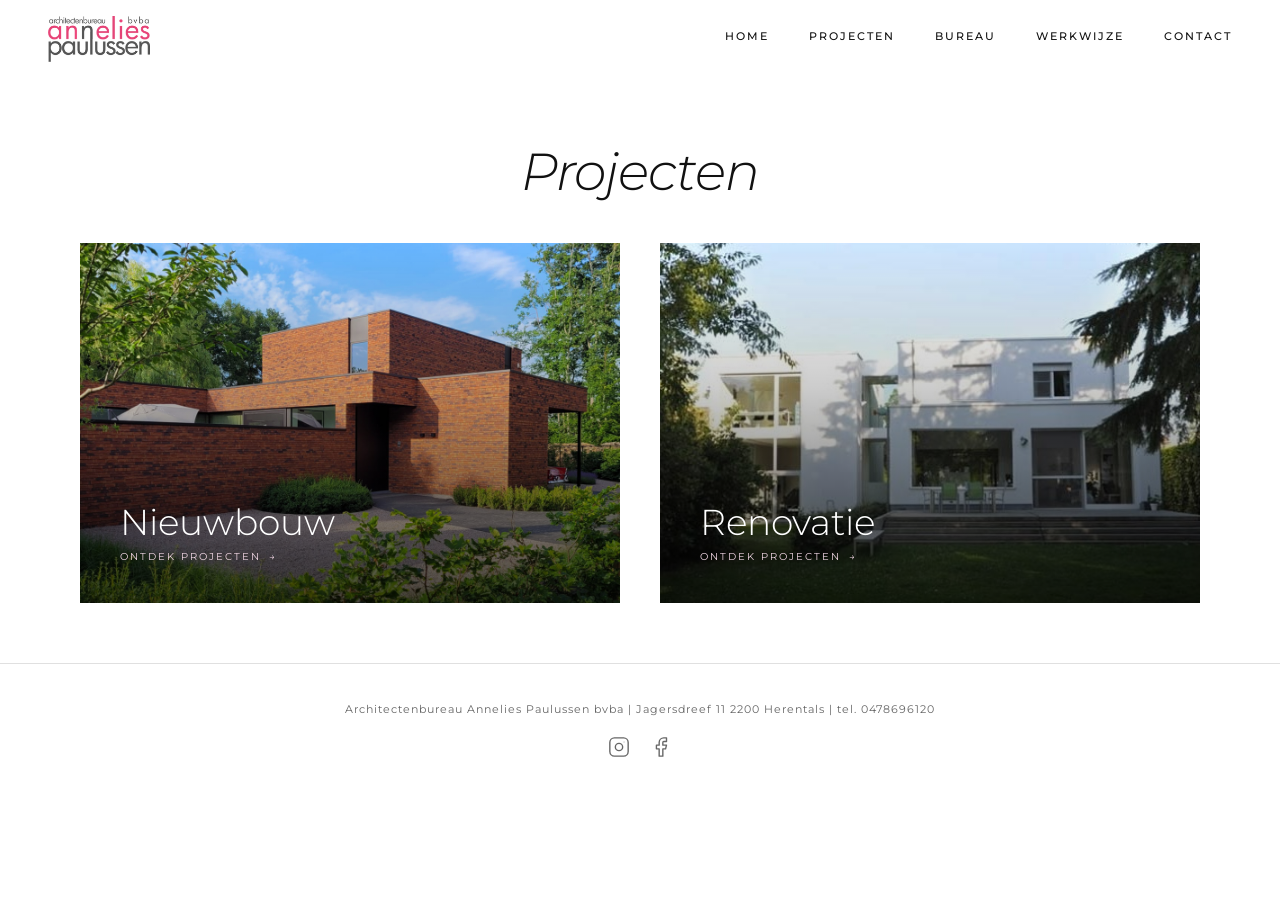
<file: projecten.html>
<!DOCTYPE html>
<html lang="nl">
<head>
<meta charset="UTF-8">
<meta name="viewport" content="width=device-width, initial-scale=1.0">
<title>Projecten – Annelies Paulussen Architectenbureau</title>
<link href="https://fonts.googleapis.com/css2?family=Cormorant+Garamond:ital,wght@0,300;0,400;0,500;1,300;1,400&family=Montserrat:wght@300;400;500;600&display=swap" rel="stylesheet">
<link rel="stylesheet" href="css/style.css">
</head>
<body>
<nav id="navbar">
  <a href="index.html" aria-label="Home" class="logo-link">
    <img
      src="images/logo.png"
      alt="Annelies Paulussen Architectenbureau"
      class="logo"
      onerror="this.style.display='none'; document.getElementById('logo-text').style.display='block'"
    >
    <div id="logo-text" style="display:none; cursor:pointer; font-family:'Cormorant Garamond',serif; font-size:18px; letter-spacing:1px;">
      <span style="color:var(--accent)">annelies</span><br>
      <span style="font-size:14px; letter-spacing:2px;">paulussen</span>
    </div>
  </a>

  <ul class="nav-links">
    <li><a href="index.html">Home</a></li>
    <li>
      <a href="projecten.html">Projecten</a>
      <div class="dropdown">
        <a href="nieuwbouw.html">Nieuwbouw</a>
        <a href="renovatie.html">Renovatie</a>
      </div>
    </li>
    <li><a href="bureau.html">Bureau</a></li>
    <li><a href="werkwijze.html">Werkwijze</a></li>
    <li><a href="contact.html">Contact</a></li>
  </ul>

  <button class="hamburger" id="hamburger" aria-label="Menu" onclick="toggleMobileNav()">
    <span></span><span></span><span></span>
  </button>
</nav>

<div class="mobile-nav-backdrop" id="mobileNavBackdrop" onclick="closeMobileNav()"></div>
<nav class="mobile-nav" id="mobileNav">
  <div class="mobile-nav-links">
    <a href="index.html" class="mn-link">Home</a>
    <a href="projecten.html" class="mn-link">Projecten</a>
    <a href="nieuwbouw.html" class="mn-sub">Nieuwbouw</a>
    <a href="renovatie.html" class="mn-sub">Renovatie</a>
    <a href="bureau.html" class="mn-link">Bureau</a>
    <a href="werkwijze.html" class="mn-link">Werkwijze</a>
    <a href="contact.html" class="mn-link">Contact</a>
  </div>
</nav>
<div id="projecten" class="page">
  <div class="page-header reveal">
    <h2><em>Projecten</em></h2>
  </div>
  <div class="projects-overview">
    <a class="project-category" href="nieuwbouw.html">
      <div class="project-category-bg cat-nieuwbouw"></div>
      <div class="project-category-overlay"></div>
      <div class="project-category-label">
        <h3>Nieuwbouw</h3>
        <p>Ontdek projecten</p>
      </div>
    </a>
    <a class="project-category" href="renovatie.html">
      <div class="project-category-bg cat-renovatie"></div>
      <div class="project-category-overlay"></div>
      <div class="project-category-label">
        <h3>Renovatie</h3>
        <p>Ontdek projecten</p>
      </div>
    </a>
  </div>
  <footer>
    <div class="footer-address">
      Architectenbureau Annelies Paulussen bvba | Jagersdreef 11 2200 Herentals | tel. 0478696120
    </div>
    <div class="footer-social">
      <a href="https://www.instagram.com/" target="_blank" rel="noopener" aria-label="Instagram">
        <svg xmlns="http://www.w3.org/2000/svg" viewBox="0 0 24 24" fill="none" stroke="currentColor" stroke-width="1.5" stroke-linecap="round" stroke-linejoin="round">
          <rect x="2" y="2" width="20" height="20" rx="5" ry="5"/>
          <circle cx="12" cy="12" r="4"/>
          <circle cx="17.5" cy="6.5" r="0.5" fill="currentColor" stroke="none"/>
        </svg>
      </a>
      <a href="https://www.facebook.com/" target="_blank" rel="noopener" aria-label="Facebook">
        <svg xmlns="http://www.w3.org/2000/svg" viewBox="0 0 24 24" fill="none" stroke="currentColor" stroke-width="1.5" stroke-linecap="round" stroke-linejoin="round">
          <path d="M18 2h-3a5 5 0 0 0-5 5v3H7v4h3v8h4v-8h3l1-4h-4V7a1 1 0 0 1 1-1h3z"/>
        </svg>
      </a>
    </div>
  </footer>

</div>

<script src="js/main.js"></script>
</body>
</html>
</file>
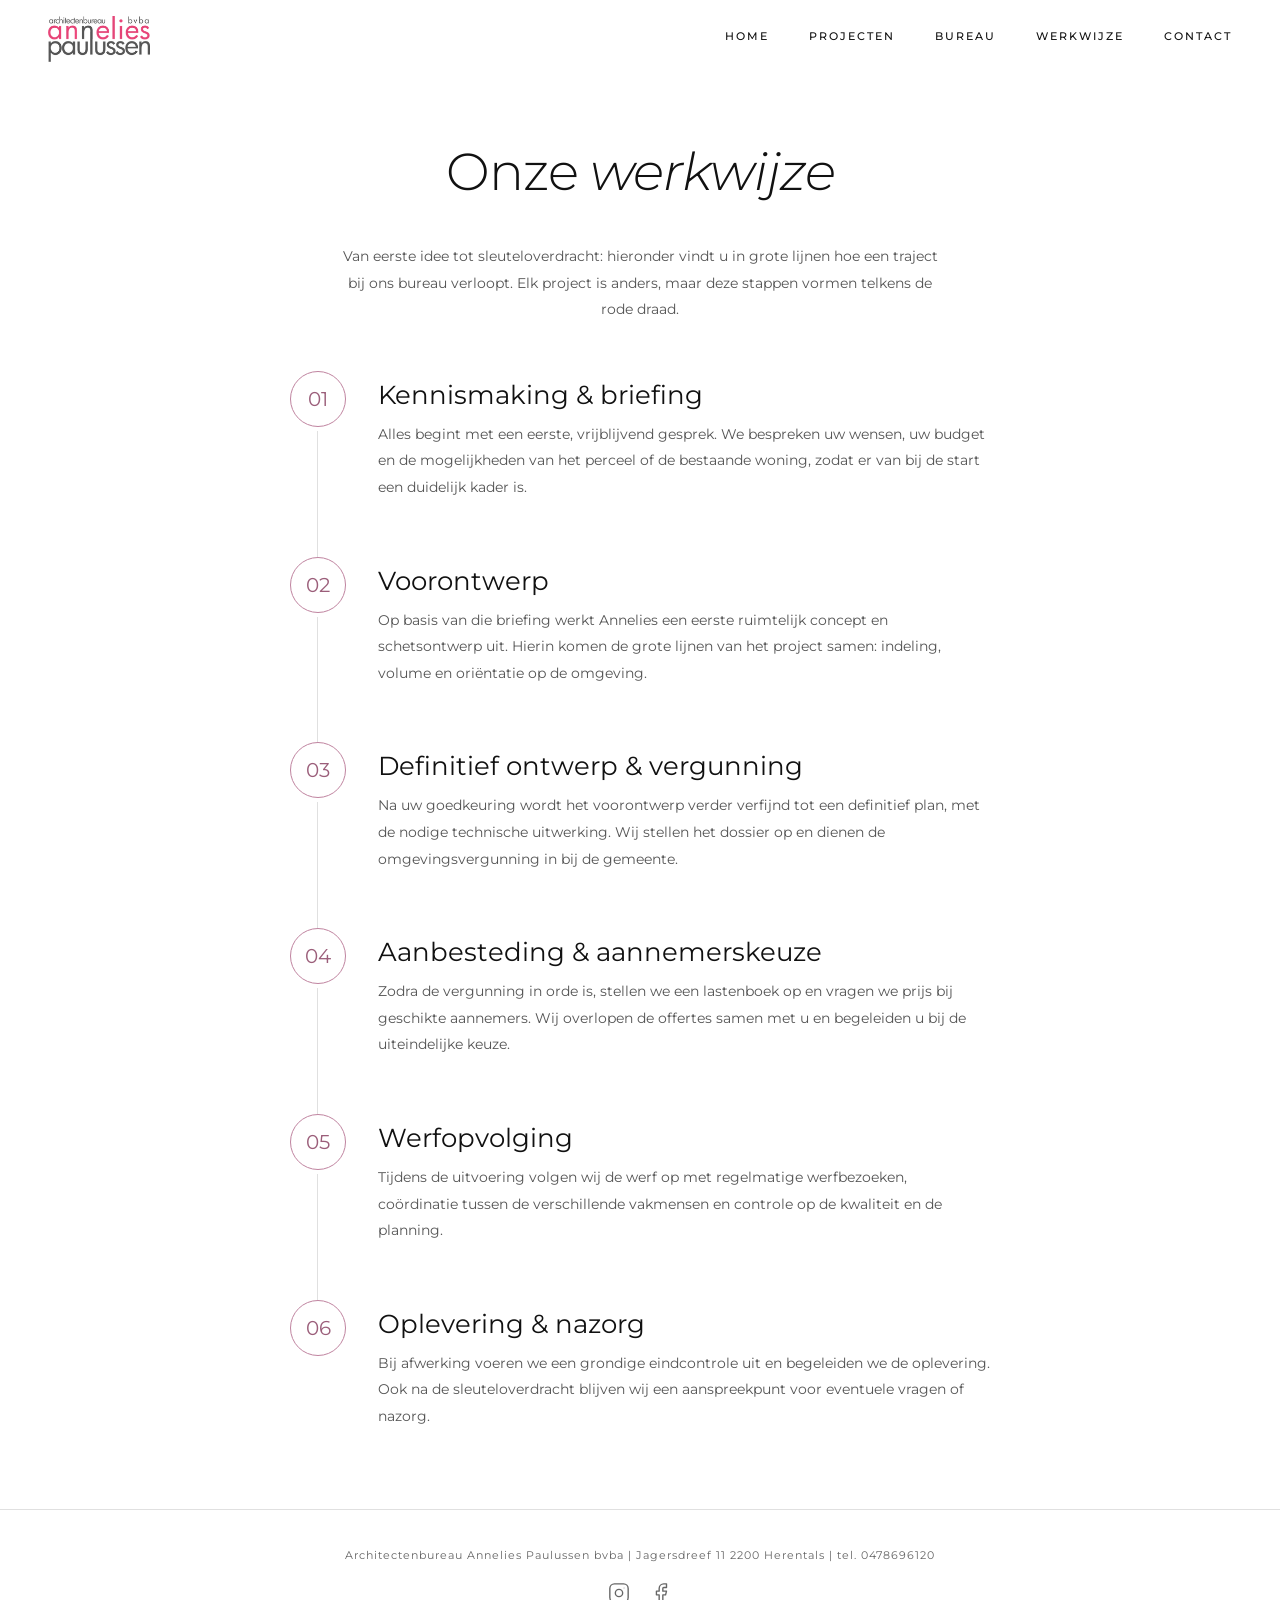
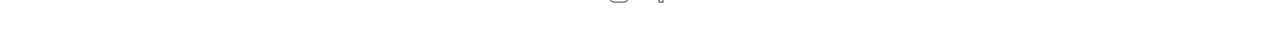
<file: werkwijze.html>
<!DOCTYPE html>
<html lang="nl">
<head>
<meta charset="UTF-8">
<meta name="viewport" content="width=device-width, initial-scale=1.0">
<title>Werkwijze – Annelies Paulussen Architectenbureau</title>
<link href="https://fonts.googleapis.com/css2?family=Cormorant+Garamond:ital,wght@0,300;0,400;0,500;1,300;1,400&family=Montserrat:wght@300;400;500;600&display=swap" rel="stylesheet">
<link rel="stylesheet" href="css/style.css">
</head>
<body>
<nav id="navbar">
  <a href="index.html" aria-label="Home" class="logo-link">
    <img
      src="images/logo.png"
      alt="Annelies Paulussen Architectenbureau"
      class="logo"
      onerror="this.style.display='none'; document.getElementById('logo-text').style.display='block'"
    >
    <div id="logo-text" style="display:none; cursor:pointer; font-family:'Cormorant Garamond',serif; font-size:18px; letter-spacing:1px;">
      <span style="color:var(--accent)">annelies</span><br>
      <span style="font-size:14px; letter-spacing:2px;">paulussen</span>
    </div>
  </a>

  <ul class="nav-links">
    <li><a href="index.html">Home</a></li>
    <li>
      <a href="projecten.html">Projecten</a>
      <div class="dropdown">
        <a href="nieuwbouw.html">Nieuwbouw</a>
        <a href="renovatie.html">Renovatie</a>
      </div>
    </li>
    <li><a href="bureau.html">Bureau</a></li>
    <li><a href="werkwijze.html">Werkwijze</a></li>
    <li><a href="contact.html">Contact</a></li>
  </ul>

  <button class="hamburger" id="hamburger" aria-label="Menu" onclick="toggleMobileNav()">
    <span></span><span></span><span></span>
  </button>
</nav>

<div class="mobile-nav-backdrop" id="mobileNavBackdrop" onclick="closeMobileNav()"></div>
<nav class="mobile-nav" id="mobileNav">
  <div class="mobile-nav-links">
    <a href="index.html" class="mn-link">Home</a>
    <a href="projecten.html" class="mn-link">Projecten</a>
    <a href="nieuwbouw.html" class="mn-sub">Nieuwbouw</a>
    <a href="renovatie.html" class="mn-sub">Renovatie</a>
    <a href="bureau.html" class="mn-link">Bureau</a>
    <a href="werkwijze.html" class="mn-link">Werkwijze</a>
    <a href="contact.html" class="mn-link">Contact</a>
  </div>
</nav>
<div id="werkwijze" class="page">
  <div class="page-header reveal">
    <h2>Onze <em>werkwijze</em></h2>
  </div>
  <div class="werkwijze-intro reveal">
    <p>Van eerste idee tot sleuteloverdracht: hieronder vindt u in grote lijnen hoe een traject bij ons bureau verloopt. Elk project is anders, maar deze stappen vormen telkens de rode draad.</p>
  </div>
  <div class="werkwijze-steps">
    <div class="werkwijze-step reveal">
      <div class="werkwijze-step-number">01</div>
      <div class="werkwijze-step-content">
        <h3>Kennismaking &amp; briefing</h3>
        <p>Alles begint met een eerste, vrijblijvend gesprek. We bespreken uw wensen, uw budget en de mogelijkheden van het perceel of de bestaande woning, zodat er van bij de start een duidelijk kader is.</p>
      </div>
    </div>
    <div class="werkwijze-step reveal">
      <div class="werkwijze-step-number">02</div>
      <div class="werkwijze-step-content">
        <h3>Voorontwerp</h3>
        <p>Op basis van die briefing werkt Annelies een eerste ruimtelijk concept en schetsontwerp uit. Hierin komen de grote lijnen van het project samen: indeling, volume en oriëntatie op de omgeving.</p>
      </div>
    </div>
    <div class="werkwijze-step reveal">
      <div class="werkwijze-step-number">03</div>
      <div class="werkwijze-step-content">
        <h3>Definitief ontwerp &amp; vergunning</h3>
        <p>Na uw goedkeuring wordt het voorontwerp verder verfijnd tot een definitief plan, met de nodige technische uitwerking. Wij stellen het dossier op en dienen de omgevingsvergunning in bij de gemeente.</p>
      </div>
    </div>
    <div class="werkwijze-step reveal">
      <div class="werkwijze-step-number">04</div>
      <div class="werkwijze-step-content">
        <h3>Aanbesteding &amp; aannemerskeuze</h3>
        <p>Zodra de vergunning in orde is, stellen we een lastenboek op en vragen we prijs bij geschikte aannemers. Wij overlopen de offertes samen met u en begeleiden u bij de uiteindelijke keuze.</p>
      </div>
    </div>
    <div class="werkwijze-step reveal">
      <div class="werkwijze-step-number">05</div>
      <div class="werkwijze-step-content">
        <h3>Werfopvolging</h3>
        <p>Tijdens de uitvoering volgen wij de werf op met regelmatige werfbezoeken, coördinatie tussen de verschillende vakmensen en controle op de kwaliteit en de planning.</p>
      </div>
    </div>
    <div class="werkwijze-step reveal">
      <div class="werkwijze-step-number">06</div>
      <div class="werkwijze-step-content">
        <h3>Oplevering &amp; nazorg</h3>
        <p>Bij afwerking voeren we een grondige eindcontrole uit en begeleiden we de oplevering. Ook na de sleuteloverdracht blijven wij een aanspreekpunt voor eventuele vragen of nazorg.</p>
      </div>
    </div>
  </div>
  <footer>
    <div class="footer-address">
      Architectenbureau Annelies Paulussen bvba | Jagersdreef 11 2200 Herentals | tel. 0478696120
    </div>
    <div class="footer-social">
      <a href="https://www.instagram.com/" target="_blank" rel="noopener" aria-label="Instagram">
        <svg xmlns="http://www.w3.org/2000/svg" viewBox="0 0 24 24" fill="none" stroke="currentColor" stroke-width="1.5" stroke-linecap="round" stroke-linejoin="round">
          <rect x="2" y="2" width="20" height="20" rx="5" ry="5"/>
          <circle cx="12" cy="12" r="4"/>
          <circle cx="17.5" cy="6.5" r="0.5" fill="currentColor" stroke="none"/>
        </svg>
      </a>
      <a href="https://www.facebook.com/" target="_blank" rel="noopener" aria-label="Facebook">
        <svg xmlns="http://www.w3.org/2000/svg" viewBox="0 0 24 24" fill="none" stroke="currentColor" stroke-width="1.5" stroke-linecap="round" stroke-linejoin="round">
          <path d="M18 2h-3a5 5 0 0 0-5 5v3H7v4h3v8h4v-8h3l1-4h-4V7a1 1 0 0 1 1-1h3z"/>
        </svg>
      </a>
    </div>
  </footer>

</div>

<script src="js/main.js"></script>
</body>
</html>
</file>
<file: css/style.css>
:root {
    --white: #ffffff;
    --black: #111111;
    --accent: #c084a0;
    --accent-dark: #9b5e7a;
    --accent-light: #f0d6e4;
    --grey: #f5f5f5;
    --grey-mid: #e0e0e0;
    --text-light: #888;
    --transition: 0.4s cubic-bezier(0.25, 0.46, 0.45, 0.94);
    --nav-height: 80px;
  }

  * { margin: 0; padding: 0; box-sizing: border-box; }
  html { scroll-behavior: smooth; }
  body {
    font-family: 'Montserrat', sans-serif;
    background: var(--white);
    color: var(--black);
    overflow-x: hidden;
  }

  /* ── NAV ── */
  nav {
    position: fixed;
    top: 0; left: 0; right: 0;
    height: var(--nav-height);
    background: var(--white);
    display: flex;
    align-items: center;
    justify-content: space-between;
    padding: 0 48px;
    z-index: 1000;
    /* border-bottom REMOVED – nav overloopt in pagina op desktop */
    transition: box-shadow 0.3s;
  }
  nav.scrolled { box-shadow: 0 2px 20px rgba(0,0,0,0.08); }

  @media (max-width: 768px) {
    nav {
      position: relative;
      top: auto; left: auto; right: auto;
      padding: 0 20px;
      z-index: auto;
      border-bottom: 1px solid var(--grey-mid);
    }
  }

  .logo-link {
    display: flex;
    align-items: center;
    min-width: 0;
    flex-shrink: 1;
    text-decoration: none;
  }
  .logo {
    height: 48px;
    width: auto;
    max-width: 55vw;
    cursor: pointer;
    flex-shrink: 1;
    min-width: 0;
  }

  .nav-links {
    display: flex;
    align-items: center;
    gap: 40px;
    list-style: none;
  }
  .nav-links > li { position: relative; }
  .nav-links a {
    text-decoration: none;
    color: var(--black);
    font-size: 11px;
    font-weight: 500;
    letter-spacing: 2px;
    text-transform: uppercase;
    padding: 4px 0;
    position: relative;
    transition: color var(--transition);
  }
  .nav-links a::after {
    content: '';
    position: absolute;
    bottom: -2px; left: 0;
    width: 0; height: 1px;
    background: var(--accent);
    transition: width var(--transition);
  }
  .nav-links a:hover { color: var(--accent); }
  .nav-links a:hover::after { width: 100%; }

  .dropdown {
    position: absolute;
    top: calc(100% + 8px);
    left: 50%;
    transform: translateX(-50%);
    background: var(--white);
    border: 1px solid var(--grey-mid);
    min-width: 160px;
    opacity: 0;
    pointer-events: none;
    transition: opacity 0.2s ease;
  }
  .dropdown::before {
    content: '';
    position: absolute;
    top: -16px;
    left: 0;
    width: 100%;
    height: 16px;
  }
  .nav-links > li {
    position: relative;
    padding-bottom: 12px;
  }
  .nav-links li:hover .dropdown {
    opacity: 1;
    pointer-events: all;
  }
  /* Forceert het submenu dicht na navigatie. Nodig omdat :hover op
     touchscreens (tablet) "blijft plakken" na een tik, waardoor het
     dropdown-menu van Nieuwbouw/Renovatie anders zichtbaar bleef staan. */
  body.force-close-dropdowns .nav-links .dropdown {
    opacity: 0 !important;
    pointer-events: none !important;
    transition: none !important;
  }
  .dropdown a {
    display: block;
    padding: 12px 20px;
    font-size: 10px;
    letter-spacing: 1.5px;
    border-bottom: 1px solid var(--grey);
    transition: color var(--transition), background var(--transition);
  }
  .dropdown a:last-child { border-bottom: none; }
  .dropdown a::after { display: none; }
  .dropdown a:hover { background: var(--accent-light); color: var(--accent-dark); }
  /* Let op: de vroegere ".force-close-dropdowns" workaround (voor
     "blijvende" :hover op tablets) is verwijderd. Die was enkel nodig
     omdat de oude 1-pagina-site nooit echt herlaadde bij navigatie.
     Nu is elke klik een echte paginanavigatie, dus reset de hover
     vanzelf. */

  /* ── Hamburger ── */
  .hamburger {
    display: none;
    flex-direction: column;
    justify-content: space-between;
    align-items: stretch;
    width: 28px;
    height: 20px;
    cursor: pointer;
    background: none;
    background-color: transparent;
    border: none;
    padding: 0;
    margin: 0;
    flex-shrink: 0;
    position: relative;
    z-index: 2;
    opacity: 1;
    visibility: visible;
    -webkit-appearance: none;
    appearance: none;
    -webkit-tap-highlight-color: transparent;
  }
  .hamburger span {
    display: block;
    width: 100%;
    height: 2px;
    min-height: 2px;
    background: var(--black);
    background-color: var(--black);
    border-radius: 2px;
    opacity: 1;
    flex-shrink: 0;
    transition: transform 0.3s ease, opacity 0.3s ease;
  }
  .hamburger.open span:nth-child(1) { transform: translateY(9px) rotate(45deg); }
  .hamburger.open span:nth-child(2) { opacity: 0; }
  .hamburger.open span:nth-child(3) { transform: translateY(-9px) rotate(-45deg); }

  .mobile-nav-backdrop { display: none; }
  .mobile-nav { display: none; }

  /* ── PAGES ──
     Elke pagina is nu een apart bestand, dus geen display:none/active-
     toggle meer nodig (dat was enkel voor de vorige 1-pagina-versie). */
  .page { min-height: 100vh; padding-top: var(--nav-height); }
  @media (max-width: 768px) {
    .page { padding-top: 0; }
  }

  /* ── SCROLL REVEAL ── */
  .reveal {
    opacity: 0;
    transform: translateY(30px);
    transition: opacity 0.7s ease, transform 0.7s ease;
  }
  .reveal.visible { opacity: 1; transform: translateY(0); }

  /* ══════════════════════════════
     HOME
  ══════════════════════════════ */
  #home { padding-top: var(--nav-height); background: var(--white); }

  /* Intro blokken */
  .home-intro {
    padding: 60px 60px 0;
    background: var(--white);
  }

  .home-row {
    display: flex;
    align-items: center;
    gap: 60px;
    margin-bottom: 0;
  }
  .home-row.reverse { flex-direction: row-reverse; }

  .home-row-img {
    flex: 0 0 48%;
    aspect-ratio: 4/3;
    overflow: hidden;
    background: var(--grey);
  }
  .home-row-img img {
    width: 100%;
    height: 100%;
    object-fit: cover;
    display: block;
  }

  .home-row-text {
    flex: 1;
    padding: 20px 0;
  }
  .home-row-text h2 {
    font-family: 'Montserrat', sans-serif;
    font-size: 38px;
    font-weight: 300;
    line-height: 1.2;
    margin-bottom: 20px;
  }
  .home-row-text h2 em { color: var(--black); }
  .home-row-text p {
    font-size: 14px;
    line-height: 1.9;
    color: #555;
    margin-bottom: 16px;
  }

  /* Scheidingslijn */
  .home-divider {
    display: flex;
    justify-content: center;
    margin: 48px 0;
  }
  .home-divider span {
    display: block;
    width: 80px;
    height: 1px;
    background: var(--black);
  }

  /* Projecten sectie op home */
  .home-projects {
    padding: 0 60px 60px;
    background: var(--white);
  }
  .home-projects-title {
    font-family: 'Montserrat', sans-serif;
    font-size: 42px;
    font-weight: 300;
    text-align: center;
    margin-bottom: 40px;
  }
  .home-projects-title em { color: var(--black); }

  .home-projects-grid {
    display: grid;
    grid-template-columns: 1fr 1fr;
    gap: 32px;
    max-width: 960px;
    margin: 0 auto 40px;
  }

  .home-project-card {
    cursor: pointer;
    position: relative;
    overflow: hidden;
    background: var(--grey);
  }
  .home-project-card-img {
    aspect-ratio: 4/3;
    overflow: hidden;
    background: var(--grey);
    position: relative;
  }
  .home-project-card-img img {
    width: 100%;
    height: 100%;
    object-fit: cover;
    display: block;
    transition: transform 0.5s var(--transition);
  }
  .home-project-card:hover .home-project-card-img img { transform: scale(1.05); }
  .home-project-card-label {
    padding: 14px 0 4px;
  }
  .home-project-card-label h4 {
    font-family: 'Montserrat', sans-serif;
    font-size: 18px;
    font-weight: 400;
    margin-bottom: 2px;
  }
  .home-project-card-label p {
    font-size: 10px;
    letter-spacing: 1.5px;
    text-transform: uppercase;
    color: var(--text-light);
  }

  .home-meer-btn {
    display: flex;
    justify-content: center;
    margin-top: 8px;
  }
  .home-meer-btn button,
  .home-meer-btn a {
    display: inline-flex;
    align-items: center;
    gap: 12px;
    background: var(--black);
    color: white;
    border: none;
    padding: 14px 36px;
    font-family: 'Montserrat', sans-serif;
    font-size: 10px;
    letter-spacing: 2.5px;
    text-transform: uppercase;
    text-decoration: none;
    cursor: pointer;
    transition: background 0.3s, gap 0.3s;
  }
  .home-meer-btn button:hover,
  .home-meer-btn a:hover { background: var(--accent); gap: 18px; }
  .home-meer-btn button::after,
  .home-meer-btn a::after { content: '→'; }

  /* ══════════════════════════════
     PROJECTEN OVERZICHT
  ══════════════════════════════ */
  .page-header {
    padding: 60px 60px 40px;
    text-align: center;
  }
  .page-header h2 {
    font-family: 'Montserrat', sans-serif;
    font-size: 52px;
    font-weight: 300;
    letter-spacing: -1px;
  }
  .page-header h2 span { color: var(--accent); }

  /* Projecten pagina: 2 foto's naast elkaar met witte strook */
  .projects-overview {
    display: grid;
    grid-template-columns: 1fr 1fr;
    gap: 0;
    padding: 0 60px 60px;
    background: var(--white);
  }

  .project-category {
    display: block;
    position: relative;
    overflow: hidden;
    cursor: pointer;
    background: #1a1a1a;
    aspect-ratio: 3/2;
    margin: 0 20px;
  }
  .project-category-bg {
    position: absolute;
    inset: 0;
    background-size: cover;
    background-position: center;
    transition: transform 0.7s cubic-bezier(0.25, 0.46, 0.45, 0.94);
  }
  .cat-nieuwbouw {
    background-image: url('../images/cat-nieuwbouw.jpg');
    background-size: cover;
    background-position: center;
    background-color: #3a3a3a;
  }
  .cat-renovatie {
    background-image: url('../images/cat-renovatie.jpg');
    background-size: cover;
    background-position: center;
    background-color: #2e2e2e;
  }
  .project-category:hover .project-category-bg { transform: scale(1.04); }

  .project-category-overlay {
    position: absolute;
    inset: 0;
    background: linear-gradient(to top, rgba(0,0,0,0.7) 0%, rgba(0,0,0,0.2) 60%, transparent 100%);
    transition: background 0.4s;
  }
  .project-category:hover .project-category-overlay {
    background: linear-gradient(to top, rgba(0,0,0,0.75) 0%, rgba(0,0,0,0.3) 60%, rgba(0,0,0,0.1) 100%);
  }
  .project-category::after {
    content: '';
    position: absolute;
    inset: 0;
    box-shadow: inset 0 0 0 0 var(--accent);
    transition: box-shadow 0.35s ease;
    pointer-events: none;
    z-index: 3;
  }
  .project-category:hover::after {
    box-shadow: inset 0 0 0 3px var(--accent), 0 0 30px rgba(192,132,160,0.25);
  }

  .project-category-label {
    position: absolute;
    bottom: 40px;
    left: 40px;
    color: white;
    z-index: 2;
  }
  .project-category-label h3 {
    font-family: 'Montserrat', sans-serif;
    font-size: 36px;
    font-weight: 300;
  }
  .project-category-label p {
    font-size: 10px;
    letter-spacing: 2px;
    text-transform: uppercase;
    color: var(--accent-light);
    margin-top: 6px;
    display: flex;
    align-items: center;
    gap: 8px;
  }
  .project-category-label p::after {
    content: '→';
    transition: transform 0.3s;
  }
  .project-category:hover .project-category-label p::after { transform: translateX(6px); }

  /* ── FOTO GRID (Nieuwbouw / Renovatie) ── */
  .photo-grid-page .page-header { margin-bottom: 0; }

  /* back-btn VERWIJDERD per punt 5 */

  /* 2 per rij op desktop */
  .photo-grid {
    display: grid;
    grid-template-columns: 1fr 1fr;
    gap: 32px;
    padding: 0 60px 60px;
  }

  .photo-item {
    position: relative;
    aspect-ratio: 4/3;
    overflow: hidden;
    cursor: pointer;
    background: #e8e8e8;
  }

  .photo-item-bg {
    width: 100%; height: 100%;
    background-size: cover;
    background-position: center;
    transition: transform 0.5s var(--transition), opacity 0.5s ease;
    /* Geen donker worden: overlay regelt alleen glow, geen verduistering */
  }
  .photo-item-bg.lazy-bg { opacity: 0; }
  .photo-item-bg.lazy-bg.loaded { opacity: 1; }
  /* hover: GEEN schaal op bg → geen donker effect, wel glow via ::after */
  .photo-item:hover .photo-item-bg { transform: scale(1.03); }

  .photo-item-overlay {
    position: absolute;
    inset: 0;
    /* Roze/paarse gloed bij hover, geen donkere overlay */
    background: rgba(0,0,0,0);
    transition: background 0.4s;
    display: flex;
    align-items: flex-end;
    padding: 20px;
  }
  /* Geen zwart bij hover – enkel roze gloed via box-shadow */
  .photo-item:hover .photo-item-overlay { background: rgba(192,132,160,0.18); }
  .photo-item::after {
    content: '';
    position: absolute;
    inset: 0;
    box-shadow: inset 0 0 0 0 var(--accent);
    transition: box-shadow 0.35s ease;
    pointer-events: none;
    z-index: 3;
  }
  .photo-item:hover::after {
    box-shadow: inset 0 0 0 3px var(--accent), 0 0 30px rgba(192,132,160,0.5);
  }

  .photo-item-label {
    color: white;
    opacity: 0;
    transform: translateY(8px);
    transition: opacity 0.3s, transform 0.3s;
    z-index: 4;
    position: relative;
    text-shadow: 0 1px 6px rgba(0,0,0,0.7);
  }
  .photo-item:hover .photo-item-label { opacity: 1; transform: translateY(0); }
  .photo-item-label h4 {
    font-family: 'Montserrat', sans-serif;
    font-size: 20px;
    font-weight: 400;
  }
  .photo-item-label p {
    font-size: 10px;
    letter-spacing: 1.5px;
    text-transform: uppercase;
    color: var(--accent-light);
    margin-top: 2px;
  }

  /* Placeholders */
  .ph-1 { background-color: #c8c8c8; }
  .ph-2 { background-color: #d4d4d4; }
  .ph-3 { background-color: #b8b8b8; }
  .ph-4 { background-color: #cfcfcf; }
  .ph-5 { background-color: #c0c0c0; }
  .ph-6 { background-color: #d8d8d8; }
  .ph-7 { background-color: #bdbdbd; }
  .ph-8 { background-color: #cacaca; }
  .ph-9 { background-color: #d0d0d0; }

  /* ══════════════════════════════
     PROJECT VIEWER (volledig wit, inline pagina)
  ══════════════════════════════ */
  .project-viewer {
    display: none;
    background: var(--white);
    min-height: calc(100vh - var(--nav-height));
    padding-top: var(--nav-height);
  }
  .project-viewer.open { display: block; }

  .viewer-page-wrap {
    max-width: 1200px;
    margin: 0 auto;
    padding: 48px 60px 60px;
  }

  /* Terug-knop bovenaan */
  .viewer-back-top {
    display: inline-flex;
    align-items: center;
    gap: 8px;
    font-size: 10px;
    letter-spacing: 2px;
    text-transform: uppercase;
    color: var(--text-light);
    cursor: pointer;
    background: none;
    border: none;
    margin-bottom: 36px;
    transition: color 0.25s;
    padding: 0;
  }
  .viewer-back-top:hover { color: var(--accent); }
  .viewer-back-top::before { content: '←'; font-size: 14px; margin-right: 2px; }

  .viewer-page-title {
    font-family: 'Montserrat', sans-serif;
    font-size: 46px;
    font-weight: 300;
    text-align: center;
    letter-spacing: -0.5px;
  }
  .viewer-page-loc {
    font-size: 11px;
    letter-spacing: 2.5px;
    text-transform: uppercase;
    color: var(--text-light);
    text-align: center;
    margin-top: 6px;
  }
  .viewer-page-divider {
    display: flex;
    justify-content: center;
    margin: 24px 0 36px;
  }
  .viewer-page-divider span {
    display: block;
    width: 60px;
    height: 1px;
    background: var(--black);
  }

  /* Layout: strip links, grote foto rechts */
  .viewer-content-layout {
    display: flex;
    gap: 24px;
    align-items: flex-start;
  }

  /* Thumbnail strip */
  .viewer-strip {
    width: 120px;
    flex-shrink: 0;
    max-height: 600px;
    overflow-y: auto;
    display: flex;
    flex-direction: column;
    gap: 8px;
    scrollbar-width: thin;
    scrollbar-color: var(--grey-mid) transparent;
  }
  .viewer-strip::-webkit-scrollbar { width: 4px; }
  .viewer-strip::-webkit-scrollbar-track { background: transparent; }
  .viewer-strip::-webkit-scrollbar-thumb { background: var(--grey-mid); border-radius: 2px; }

  .viewer-thumb {
    position: relative;
    aspect-ratio: 4/3;
    cursor: pointer;
    overflow: hidden;
    flex-shrink: 0;
    border: 2px solid transparent;
    transition: border-color 0.25s, box-shadow 0.25s;
    background: var(--grey);
  }
  .viewer-thumb img {
    width: 100%; height: 100%;
    object-fit: cover;
    display: block;
    opacity: 0;
    transition: opacity 0.4s ease;
  }
  .viewer-thumb img.loaded { opacity: 1; }
  .viewer-thumb-placeholder {
    width: 100%; height: 100%;
    background: var(--grey);
    display: flex;
    align-items: center;
    justify-content: center;
    color: var(--text-light);
    font-size: 9px;
  }
  .viewer-thumb.active {
    border-color: var(--accent);
    box-shadow: 0 0 14px rgba(192,132,160,0.55);
  }
  .viewer-thumb-num {
    position: absolute;
    bottom: 4px; right: 6px;
    font-size: 9px;
    color: rgba(0,0,0,0.35);
    letter-spacing: 0.5px;
  }

  /* Grote foto rechts */
  .viewer-main-area {
    flex: 1;
    display: flex;
    flex-direction: column;
  }

  .viewer-img-wrap {
    position: relative;
    background: var(--grey);
    overflow: hidden;
  }
  .viewer-img {
    width: 100%;
    max-height: 600px;
    object-fit: contain;
    display: block;
  }
  .viewer-img-placeholder {
    width: 100%;
    aspect-ratio: 16/10;
    background: var(--grey);
    display: flex;
    align-items: center;
    justify-content: center;
    flex-direction: column;
    gap: 12px;
    color: var(--text-light);
    font-size: 12px;
    letter-spacing: 2px;
    text-transform: uppercase;
  }

  /* Pijlen onder de foto */
  .viewer-arrows {
    display: flex;
    align-items: center;
    justify-content: space-between;
    margin-top: 16px;
  }
  .viewer-arrow-btn {
    display: inline-flex;
    align-items: center;
    gap: 8px;
    background: none;
    border: 1px solid var(--grey-mid);
    color: var(--black);
    padding: 10px 20px;
    font-family: 'Montserrat', sans-serif;
    font-size: 10px;
    letter-spacing: 2px;
    text-transform: uppercase;
    cursor: pointer;
    transition: border-color 0.25s, color 0.25s, background 0.25s;
  }
  .viewer-arrow-btn:hover { border-color: var(--accent); color: var(--accent); background: var(--accent-light); }
  .viewer-counter {
    font-size: 11px;
    letter-spacing: 2px;
    color: var(--text-light);
  }

  /* ══════════════════════════════
     BUREAU
  ══════════════════════════════ */
  .bureau-content {
    display: grid;
    grid-template-columns: 1fr 1fr;
    gap: 0;
    min-height: calc(100vh - var(--nav-height));
  }
  .bureau-text {
    padding: 80px 60px;
    border-right: 1px solid var(--grey-mid);
  }
  .bureau-text h2 {
    font-family: 'Montserrat', sans-serif;
    font-size: 48px;
    font-weight: 300;
    margin-bottom: 40px;
    line-height: 1.1;
  }
  .bureau-text h2 em { color: var(--dark); }
  .bureau-text p {
    font-size: 14px;
    line-height: 1.9;
    color: #444;
    margin-bottom: 24px;
  }
  .bureau-text .lead {
    font-family: 'Montserrat', sans-serif;
    font-size: 22px;
    font-weight: 300;
    color: var(--black);
    line-height: 1.6;
    margin-bottom: 32px;
  }
  .bureau-aside {
    padding: 80px 60px;
    background: var(--grey);
  }
  .info-block { margin-bottom: 48px; }
  .info-block h4 {
    font-size: 10px;
    letter-spacing: 2.5px;
    text-transform: uppercase;
    color: var(--accent);
    margin-bottom: 14px;
    padding-bottom: 10px;
    border-bottom: 1px solid var(--accent-light);
  }
  .info-block p { font-size: 13px; line-height: 1.8; color: #555; }
  .cv-grid {
    display: grid;
    grid-template-columns: 100px 1fr;
    column-gap: 16px;
  }
  .cv-year,
  .cv-desc {
    padding: 10px 0;
    border-bottom: 1px solid var(--grey-mid);
  }
  .cv-year {
    font-size: 13px;
    font-weight: 500;
    color: var(--accent-dark);
  }
  .cv-desc {
    font-size: 13px;
    line-height: 1.6;
    color: #444;
  }
  .cv-grid > div:nth-last-child(-n+2) { border-bottom: none; }

  /* ══════════════════════════════
     CONTACT
  ══════════════════════════════ */
  .contact-layout {
    display: grid;
    grid-template-columns: 1fr 1fr;
    min-height: calc(100vh - var(--nav-height));
  }
  .contact-info {
    padding: 80px 60px;
    background: var(--grey);
  }
  .contact-info h2 {
    font-family: 'Montserrat', sans-serif;
    font-size: 48px;
    font-weight: 300;
    margin-bottom: 50px;
    line-height: 1.1;
  }
  .contact-info h2 em { color: var(--dark); }
  .contact-detail { margin-bottom: 36px; }
  .contact-detail h4 {
    font-size: 10px;
    letter-spacing: 2.5px;
    text-transform: uppercase;
    color: var(--accent);
    margin-bottom: 10px;
  }
  .contact-detail p, .contact-detail a {
    font-size: 14px;
    line-height: 1.8;
    color: #444;
    text-decoration: none;
    display: block;
    transition: color 0.3s;
  }
  .contact-detail a:hover { color: var(--accent); }
  .contact-form-wrap { padding: 80px 60px; }
  .contact-form-wrap h3 {
    font-family: 'Montserrat', sans-serif;
    font-size: 32px;
    font-weight: 300;
    margin-bottom: 40px;
  }
  .form-group { margin-bottom: 28px; }
  .form-group label {
    display: block;
    font-size: 10px;
    letter-spacing: 2px;
    text-transform: uppercase;
    color: var(--text-light);
    margin-bottom: 8px;
  }
  .form-group input,
  .form-group textarea,
  .form-group select {
    width: 100%;
    border: none;
    border-bottom: 1px solid var(--grey-mid);
    background: transparent;
    padding: 10px 0;
    font-family: 'Montserrat', sans-serif;
    font-size: 14px;
    color: var(--black);
    outline: none;
    transition: border-color 0.3s;
    resize: none;
  }
  .form-group input:focus,
  .form-group textarea:focus { border-color: var(--accent); }
  .submit-btn {
    display: inline-flex;
    align-items: center;
    gap: 12px;
    background: var(--black);
    color: white;
    border: none;
    padding: 16px 36px;
    font-family: 'Montserrat', sans-serif;
    font-size: 10px;
    letter-spacing: 2.5px;
    text-transform: uppercase;
    cursor: pointer;
    transition: background 0.3s, gap 0.3s;
    margin-top: 8px;
  }
  .submit-btn:hover { background: var(--accent); gap: 18px; }
  .submit-btn::after { content: '→'; }

  /* ══════════════════════════════
     WERKWIJZE
  ══════════════════════════════ */
  .werkwijze-intro {
    max-width: 720px;
    margin: 0 auto;
    padding: 0 60px 48px;
    text-align: center;
  }
  .werkwijze-intro p {
    font-size: 14px;
    line-height: 1.9;
    color: #555;
  }

  .werkwijze-steps {
    max-width: 820px;
    margin: 0 auto;
    padding: 0 60px 80px;
  }
  .werkwijze-step {
    display: flex;
    gap: 32px;
    position: relative;
    padding-bottom: 56px;
  }
  .werkwijze-step::before {
    content: '';
    position: absolute;
    left: 27px;
    top: 60px;
    bottom: 0;
    width: 1px;
    background: var(--grey-mid);
  }
  .werkwijze-step:last-child { padding-bottom: 0; }
  .werkwijze-step:last-child::before { display: none; }

  .werkwijze-step-number {
    flex-shrink: 0;
    width: 56px;
    height: 56px;
    border-radius: 50%;
    border: 1px solid var(--accent);
    background: var(--white);
    display: flex;
    align-items: center;
    justify-content: center;
    font-family: 'Montserrat', sans-serif;
    font-size: 20px;
    font-weight: 400;
    color: var(--accent-dark);
    position: relative;
    z-index: 2;
  }
  .werkwijze-step-content { padding-top: 8px; }
  .werkwijze-step-content h3 {
    font-family: 'Montserrat', sans-serif;
    font-size: 26px;
    font-weight: 400;
    margin-bottom: 10px;
  }
  .werkwijze-step-content p {
    font-size: 14px;
    line-height: 1.9;
    color: #555;
  }

  /* ══════════════════════════════
     FOOTER – OVERAL WIT
  ══════════════════════════════ */
  footer {
    background: var(--white);
    color: #666;
    padding: 36px 60px;
    border-top: 1px solid var(--grey-mid);
    text-align: center;
    font-size: 11px;
    letter-spacing: 1px;
    line-height: 1.8;
  }
  footer .footer-address { margin-bottom: 16px; }
  footer .footer-social {
    display: flex;
    align-items: center;
    justify-content: center;
    gap: 20px;
    margin-top: 8px;
  }
  footer .footer-social a {
    display: inline-flex;
    align-items: center;
    justify-content: center;
    color: #666;
    transition: color 0.3s;
    text-decoration: none;
  }
  footer .footer-social a:hover { color: var(--accent); }
  footer .footer-social svg { width: 22px; height: 22px; }

  /* ── ANIMATIONS ── */
  @keyframes fadeInUp {
    from { opacity: 0; transform: translateY(20px); }
    to { opacity: 1; transform: translateY(0); }
  }
  .stagger > * { opacity: 0; animation: fadeInUp 0.6s forwards; }
  .stagger > *:nth-child(1) { animation-delay: 0.1s; }
  .stagger > *:nth-child(2) { animation-delay: 0.2s; }
  .stagger > *:nth-child(3) { animation-delay: 0.3s; }
  .stagger > *:nth-child(4) { animation-delay: 0.4s; }
  .stagger > *:nth-child(5) { animation-delay: 0.5s; }

  .form-success { display: none; text-align: center; padding: 40px; }
  .form-success.show { display: block; }
  .form-success h3 {
    font-family: 'Montserrat', sans-serif;
    font-size: 32px;
    color: var(--accent);
    margin-bottom: 12px;
  }

  /* ══════════════════════════════
     MOBILE  (≤ 768px)
  ══════════════════════════════ */
  @media (max-width: 768px) {
    .nav-links { display: none !important; }
    .hamburger { display: flex; }

    .mobile-nav {
      display: block;
      width: 100%;
      background: var(--white);
      border-top: 2px solid var(--accent-light);
      border-bottom: 2px solid var(--accent-light);
      box-shadow: 0 6px 20px rgba(0,0,0,0.10);
      overflow: hidden;
      max-height: 0;
      transition: max-height 0.35s cubic-bezier(0.25,0.46,0.45,0.94);
    }
    /* max-height i.p.v. een vaste px-hoogte: past zich automatisch aan
       als er ooit een menu-item bijkomt (zoals nu "Werkwijze"), zonder
       dat de openingsanimatie moet worden herberekend. */
    .mobile-nav.open { max-height: 480px; }

    .mobile-nav-links { display: flex; flex-direction: column; }
    .mobile-nav-links .mn-link {
      display: block;
      text-decoration: none;
      color: var(--black);
      font-size: 13px;
      font-weight: 600;
      letter-spacing: 2.5px;
      text-transform: uppercase;
      padding: 18px 28px;
      border-bottom: 1px solid var(--grey-mid);
      transition: color 0.2s, background 0.2s;
      -webkit-tap-highlight-color: transparent;
    }
    .mobile-nav-links .mn-link:active { color: var(--accent); background: var(--accent-light); }
    .mobile-nav-links .mn-sub {
      display: block;
      text-decoration: none;
      color: #999;
      font-size: 11px;
      font-weight: 500;
      letter-spacing: 2px;
      text-transform: uppercase;
      padding: 14px 28px 14px 52px;
      border-bottom: 1px solid var(--grey-mid);
      transition: color 0.2s, background 0.2s;
      position: relative;
      -webkit-tap-highlight-color: transparent;
    }
    .mobile-nav-links .mn-sub::before {
      content: '';
      position: absolute;
      left: 32px; top: 50%;
      transform: translateY(-50%);
      width: 10px; height: 1px;
      background: var(--accent);
      opacity: 0.6;
    }
    .mobile-nav-links .mn-sub:active { color: var(--accent); background: var(--accent-light); }

    .page { padding-top: 0; }
    #home { padding-top: 0; }
    .page-header { padding: 40px 24px 24px; }

    .home-intro { padding: 40px 24px 0; }
    .home-row { flex-direction: column !important; gap: 24px; }
    .home-row-img { flex: none; width: 100%; }
    .home-projects { padding: 0 24px 40px; }
    .home-projects-grid { grid-template-columns: 1fr; }

    .projects-overview { grid-template-columns: 1fr; padding: 0 24px 40px; }
    .project-category { height: 55vw; margin: 0 0 24px; }

    .photo-grid { grid-template-columns: 1fr; padding: 0 24px 40px; }

    .bureau-content, .contact-layout { grid-template-columns: 1fr; }
    .bureau-text, .bureau-aside, .contact-info, .contact-form-wrap { padding: 40px 24px; }
    .cv-grid { grid-template-columns: 76px 1fr; column-gap: 12px; }

    .werkwijze-intro { padding: 0 24px 36px; }
    .werkwijze-steps { padding: 0 24px 48px; }
    .werkwijze-step { gap: 20px; padding-bottom: 44px; }
    .werkwijze-step::before { left: 21px; top: 48px; }
    .werkwijze-step-number { width: 44px; height: 44px; font-size: 16px; }
    .werkwijze-step-content h3 { font-size: 21px; }

    footer { padding: 24px 20px; }

    /* Viewer op mobiel */
    .viewer-page-wrap { padding: 24px 16px 40px; }
    .viewer-content-layout { flex-direction: column; }
    .viewer-strip { width: 100%; max-height: none; flex-direction: row; overflow-x: auto; overflow-y: hidden; }
    .viewer-thumb { width: 80px; flex-shrink: 0; }
    .viewer-page-title { font-size: 32px; }
  }
</file>
